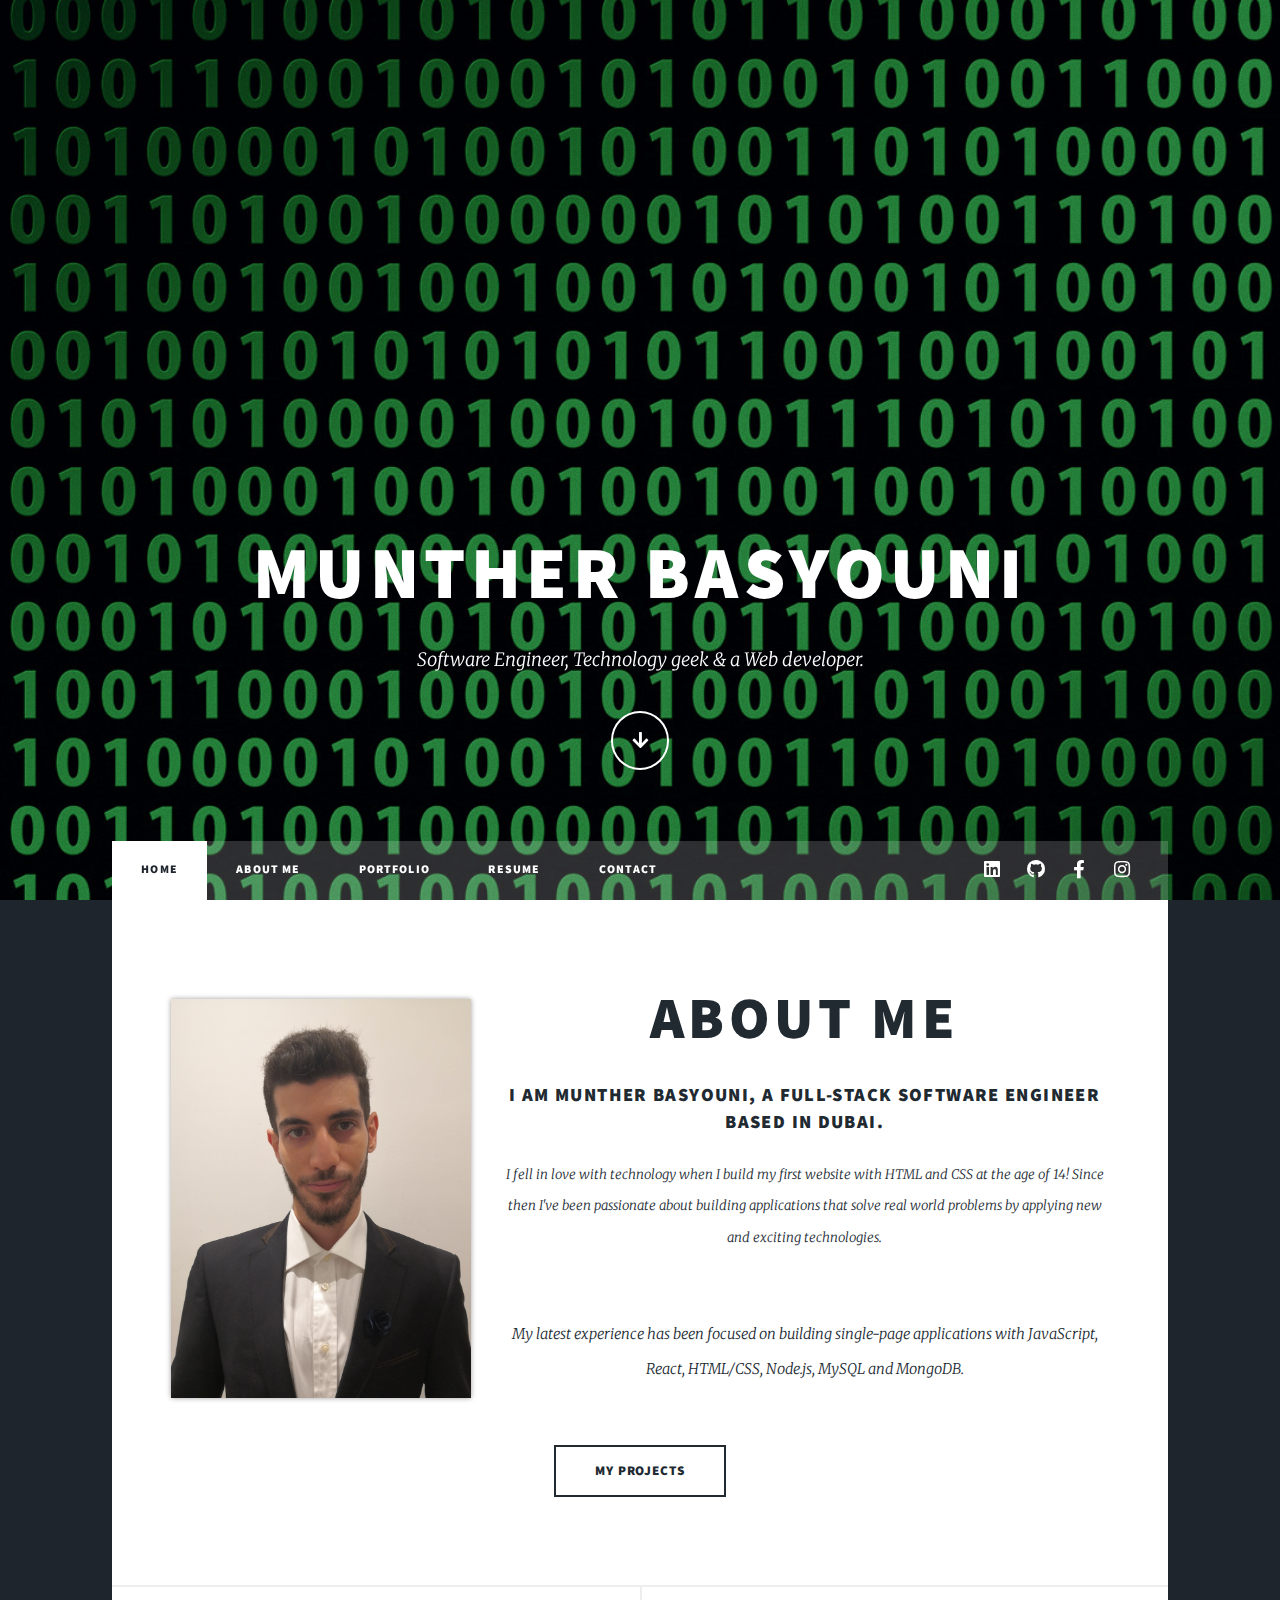
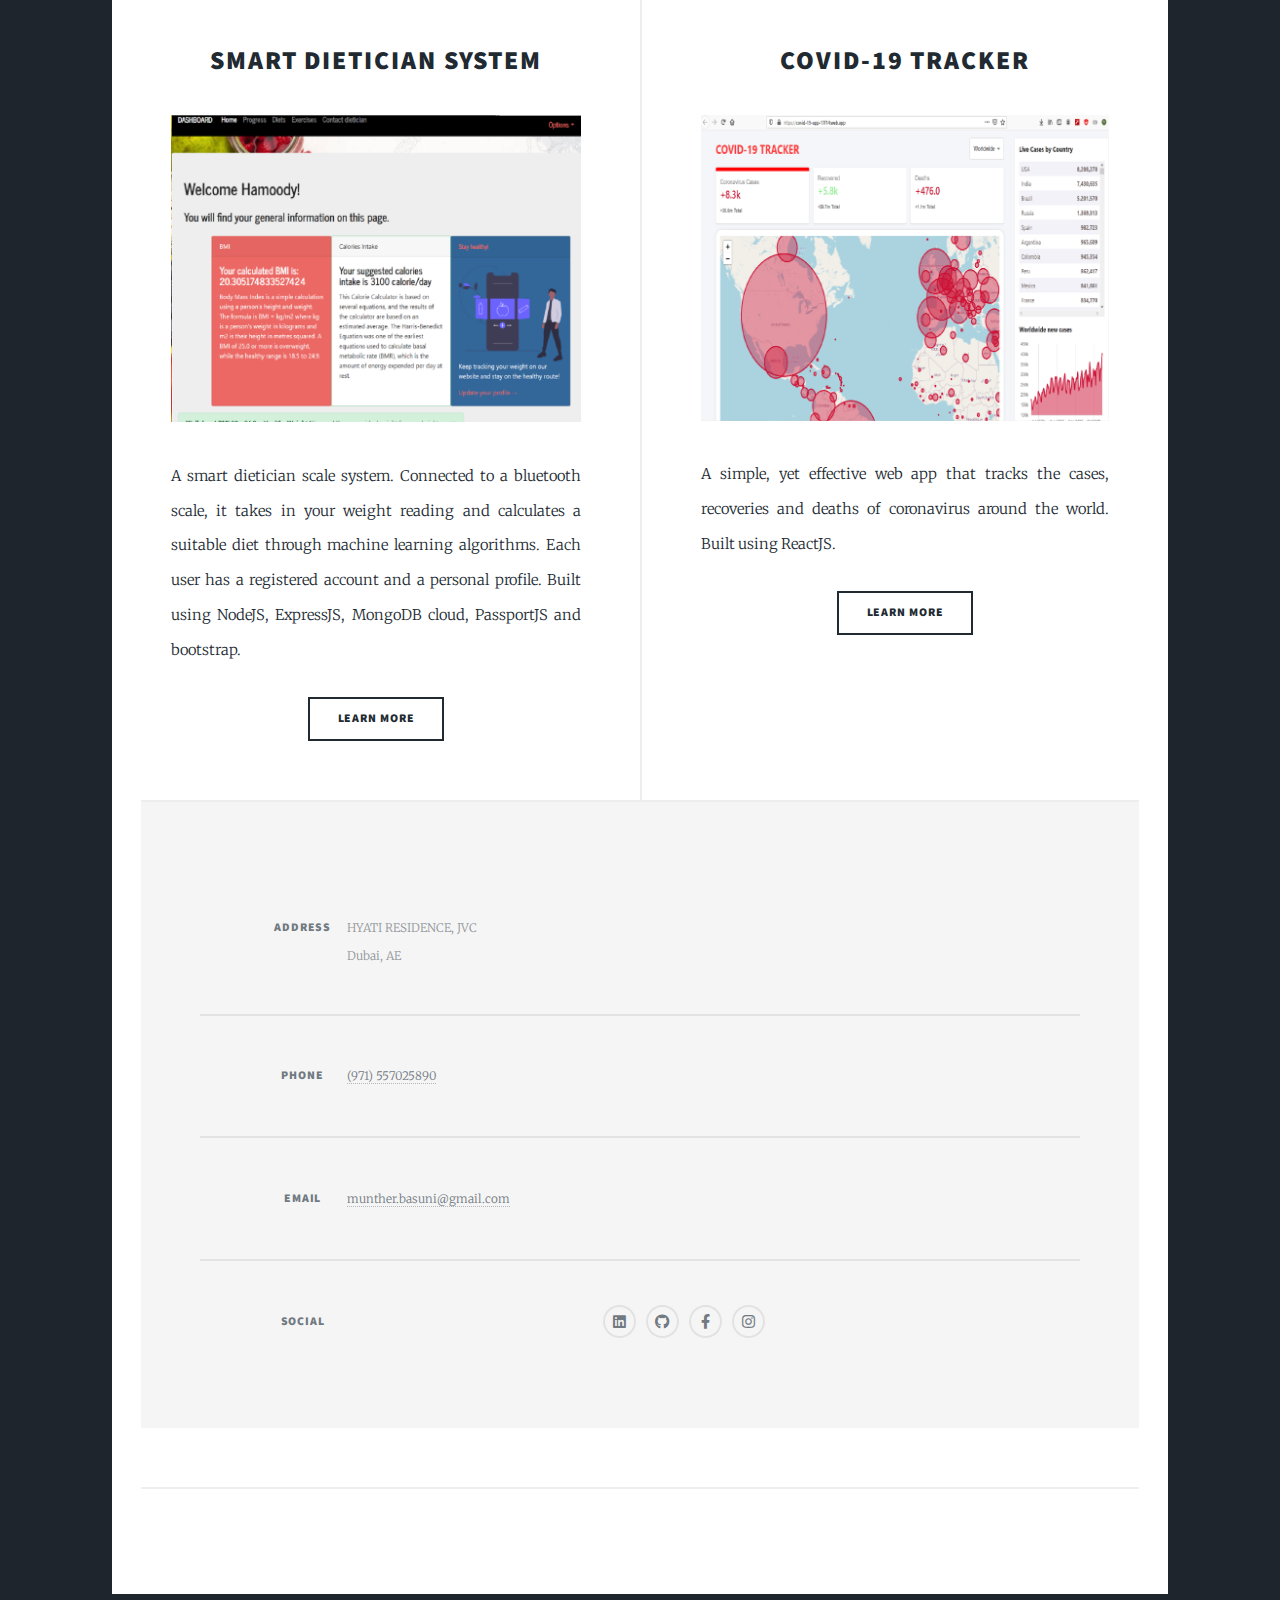
<file: index.html>
<!DOCTYPE HTML>
<!--
	Massively by HTML5 UP
	html5up.net | @ajlkn
	Free for personal and commercial use under the CCA 3.0 license (html5up.net/license)
-->
<html>
	<head>
		
		<title>Munther's Portfolio</title>
		<meta charset="utf-8" />
		<meta name="viewport" content="width=device-width, initial-scale=1, user-scalable=no" />
		<link rel="stylesheet" href="assets/css/main.css" />
		<noscript><link rel="stylesheet" href="assets/css/noscript.css" /></noscript>
	</head>
	<body class="is-preload">

		<!-- Wrapper -->
			<div id="wrapper" class="fade-in">

				<!-- Intro -->
					<div id="intro">
						<h1>MUNTHER BASYOUNI</h1>
						<p>Software Engineer,
							Technology geek & a
							Web developer. </p>
						<ul class="actions">
							<li><a href="#header" class="button icon solid solo fa-arrow-down scrolly">Continue</a></li>
						</ul>
					</div>

				<!-- Header -->
					<header id="header">
						<a href="index.html" class="logo">PORTFOLIO</a>
					</header>

				<!-- Nav -->
					<nav id="nav">
						<ul class="links">
							<li class="active"><a href="index.html">Home</a></li>
							<li class="page-scroll"><a href="#main">ABOUT ME</a></li>
							<li><a href="#projects">PORTFOLIO</a></li>
							<li><a href="https://drive.google.com/file/d/19k9dWw2gz-bKKDPfj95_6jtcRJWVdMWv/view?usp=sharing">RESUME</a></li>
							<li><a href="#footer">CONTACT</a></li>
						</ul>
						<ul class="icons">
							<li><a href="https://www.linkedin.com/in/munther-albasyouni-18b89919b/" class="icon brands fa-linkedin"><span class="label">Twitter</span></a></li>
							<li><a href="https://github.com/muntherb/" class="icon brands fa-github"><span class="label">GitHub</span></a></li>
							<li><a href="https://www.facebook.com/monther.basuni" class="icon brands fa-facebook-f"><span class="label">Facebook</span></a></li>
							<li><a href="https://www.instagram.com/montherbasuni/" class="icon brands fa-instagram"><span class="label">Instagram</span></a></li>
							
						</ul>
					</nav>

				<!-- Main -->
					<div id="main">

						<!-- Featured Post -->
							<article class="post featured">
								<header class="major">
									<a href="#" class="image left"><img src="images/me2.jpg" alt="" /></a>
									<h2><a href="#">ABOUT ME</a></h2>
									
									<h3>I am Munther Basyouni, a full-stack software engineer based in Dubai.</h3> 

									<p>I fell in love with technology when I build my first website with HTML and CSS at the age of 14! Since then I've been passionate about building applications that solve real world problems by applying new and exciting technologies.
										<br></p>
										
									<p>
										<br>
									   My latest experience has been focused on building single-page applications with JavaScript, React, 
										HTML/CSS, Node.js, MySQL and MongoDB.</p>
								</header>
								
								<ul id="projects" class="actions special">
									<li><a href="#project1" class="button large">MY PROJECTS</a></li>
								</ul>
							</article>

						<!-- Posts -->
							<section  class="posts">
								<article>
									<header>
										
										<h2><a id="project1" href="#">SMART DIETICIAN SYSTEM
										</h2>
									</header>
									<a href="diet.html" class="image fit"><img src="images/diet.png" alt="" /></a>
									<p>A smart dietician scale system. Connected to a bluetooth scale, it takes in your weight reading and calculates a suitable diet through machine learning algorithms.
										Each user has a registered account and a personal profile. Built using NodeJS, ExpressJS, MongoDB cloud, PassportJS and bootstrap.
									</p>
									<ul class="actions special">
										<li><a href="diet.html" class="button">LEARN MORE</a></li>
									</ul>
								</article>
								<article>
									<header>
										
										<h2><a href="generic.html"> COVID-19 TRACKER</a></h2>
									</header>
									<a href="#" class="image fit"><img src="images/covid.png" alt="" /></a>
									<p>A simple, yet effective web app that tracks the cases, recoveries and deaths of coronavirus around the world. Built
										using ReactJS.
									</p>
									<ul class="actions special">
										<li><a href="generic.html" class="button">LEARN MORE</a></li>
									</ul>
								</article>
								
							</section>
													
						<!-- Footer -->
							

					

				<!-- Footer -->
					<footer id="footer">
						
						<section class="split contact">
							<section class="alt">
								<h3>Address</h3>
								<p>HYATI RESIDENCE, JVC<br />
								Dubai, AE</p>
							</section>
							<section>
								<h3>Phone</h3>
								<p><a href="#">(971) 557025890</a></p>
							</section>
							<section>
								<h3>Email</h3>
								<p><a href="#">munther.basuni@gmail.com</a></p>
							</section>
							<section>
								<h3>Social</h3>
								<ul  class="icons alt">
									<li><a href="https://www.linkedin.com/in/munther-albasyouni-18b89919b/" class="icon brands fa-linkedin"><span class="label">Twitter</span></a></li>
							<li><a href="https://github.com/muntherb/" class="icon brands fa-github"><span class="label">GitHub</span></a></li>
							<li><a href="https://www.facebook.com/monther.basuni" class="icon brands fa-facebook-f"><span class="label">Facebook</span></a></li>
							<li><a href="https://www.instagram.com/montherbasuni/" class="icon brands fa-instagram"><span class="label">Instagram</span></a></li>
								</ul>
							</section>
						</section>
					</footer>

				<!-- Copyright -->
					<div id="copyright">
						<ul><li>&copy; Untitled</li><li>Design: <a href="https://html5up.net">HTML5 UP</a></li></ul>
					</div>

			</div>

		<!-- Scripts -->
			<script src="assets/js/jquery.min.js"></script>
			<script src="assets/js/jquery.scrollex.min.js"></script>
			<script src="assets/js/jquery.scrolly.min.js"></script>
			<script src="assets/js/browser.min.js"></script>
			<script src="assets/js/breakpoints.min.js"></script>
			<script src="assets/js/util.js"></script>
			<script src="assets/js/main.js"></script>

	</body>
</html>
</file>
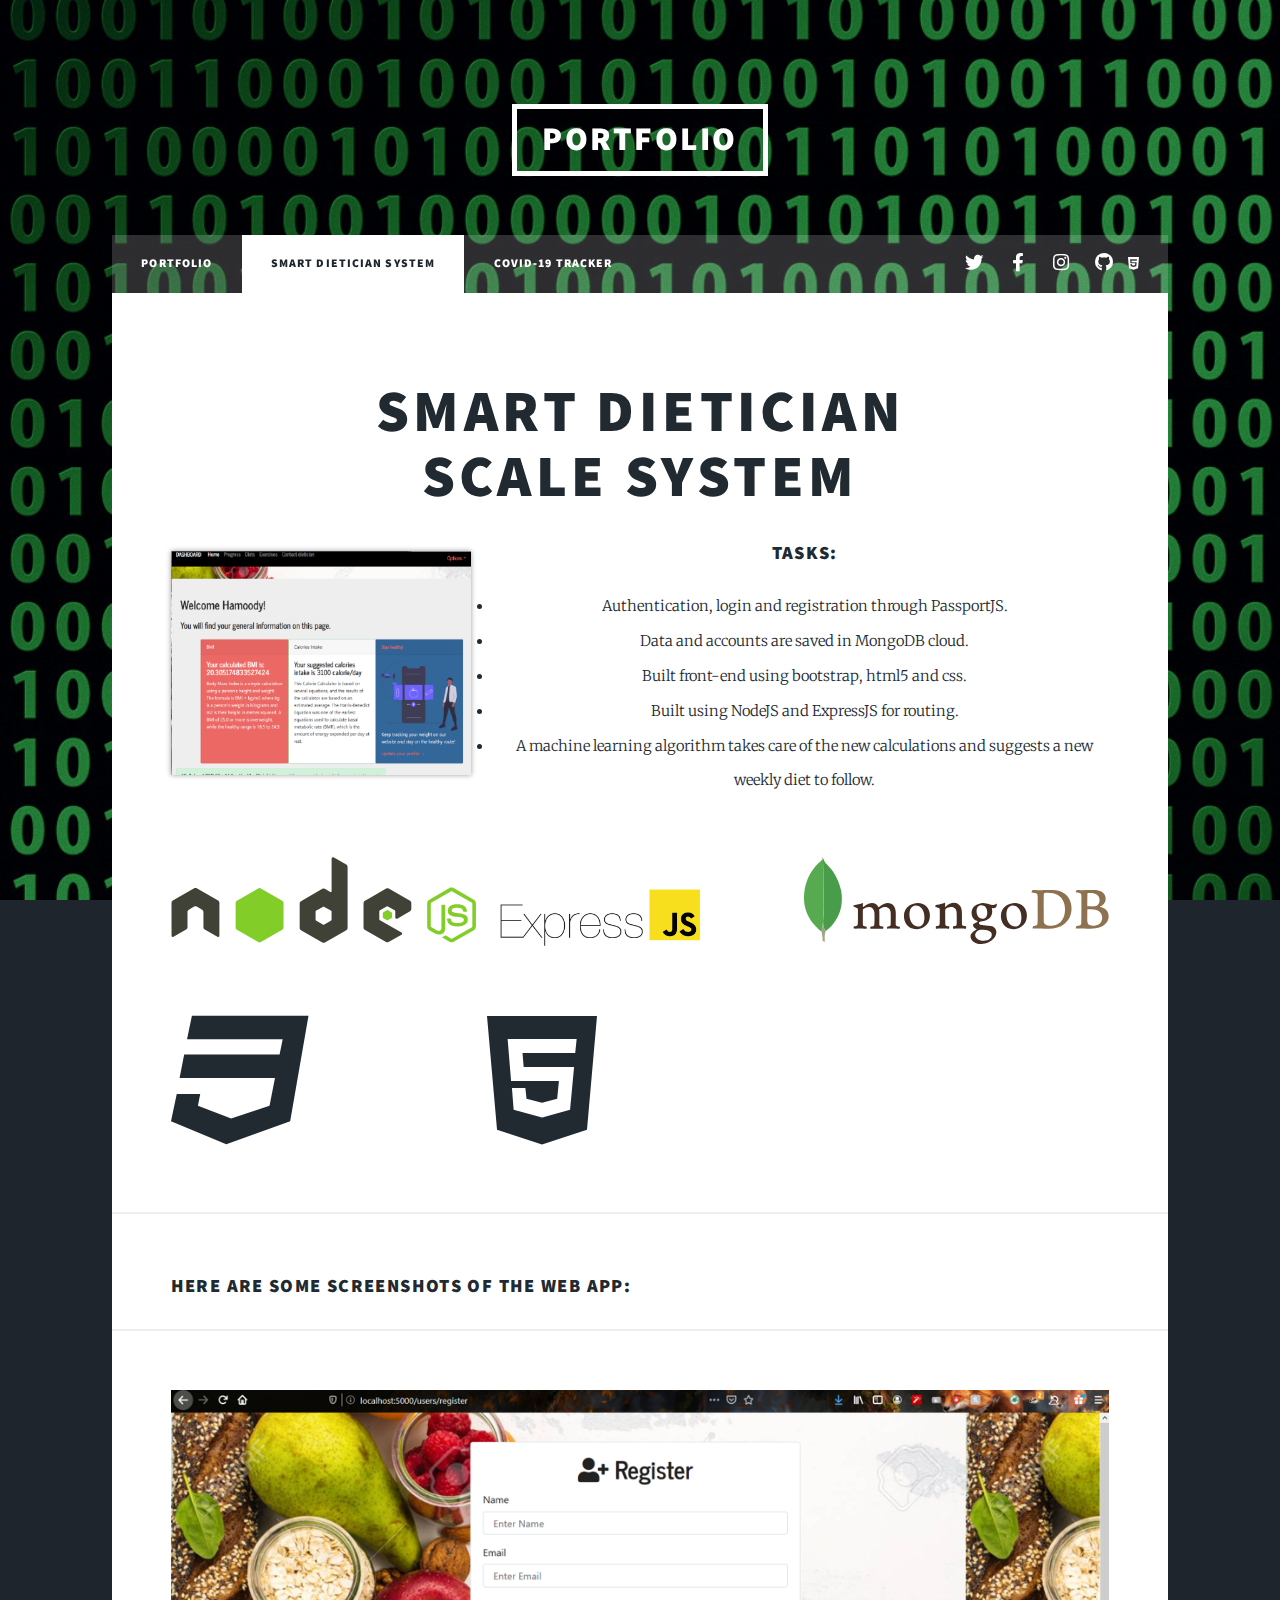
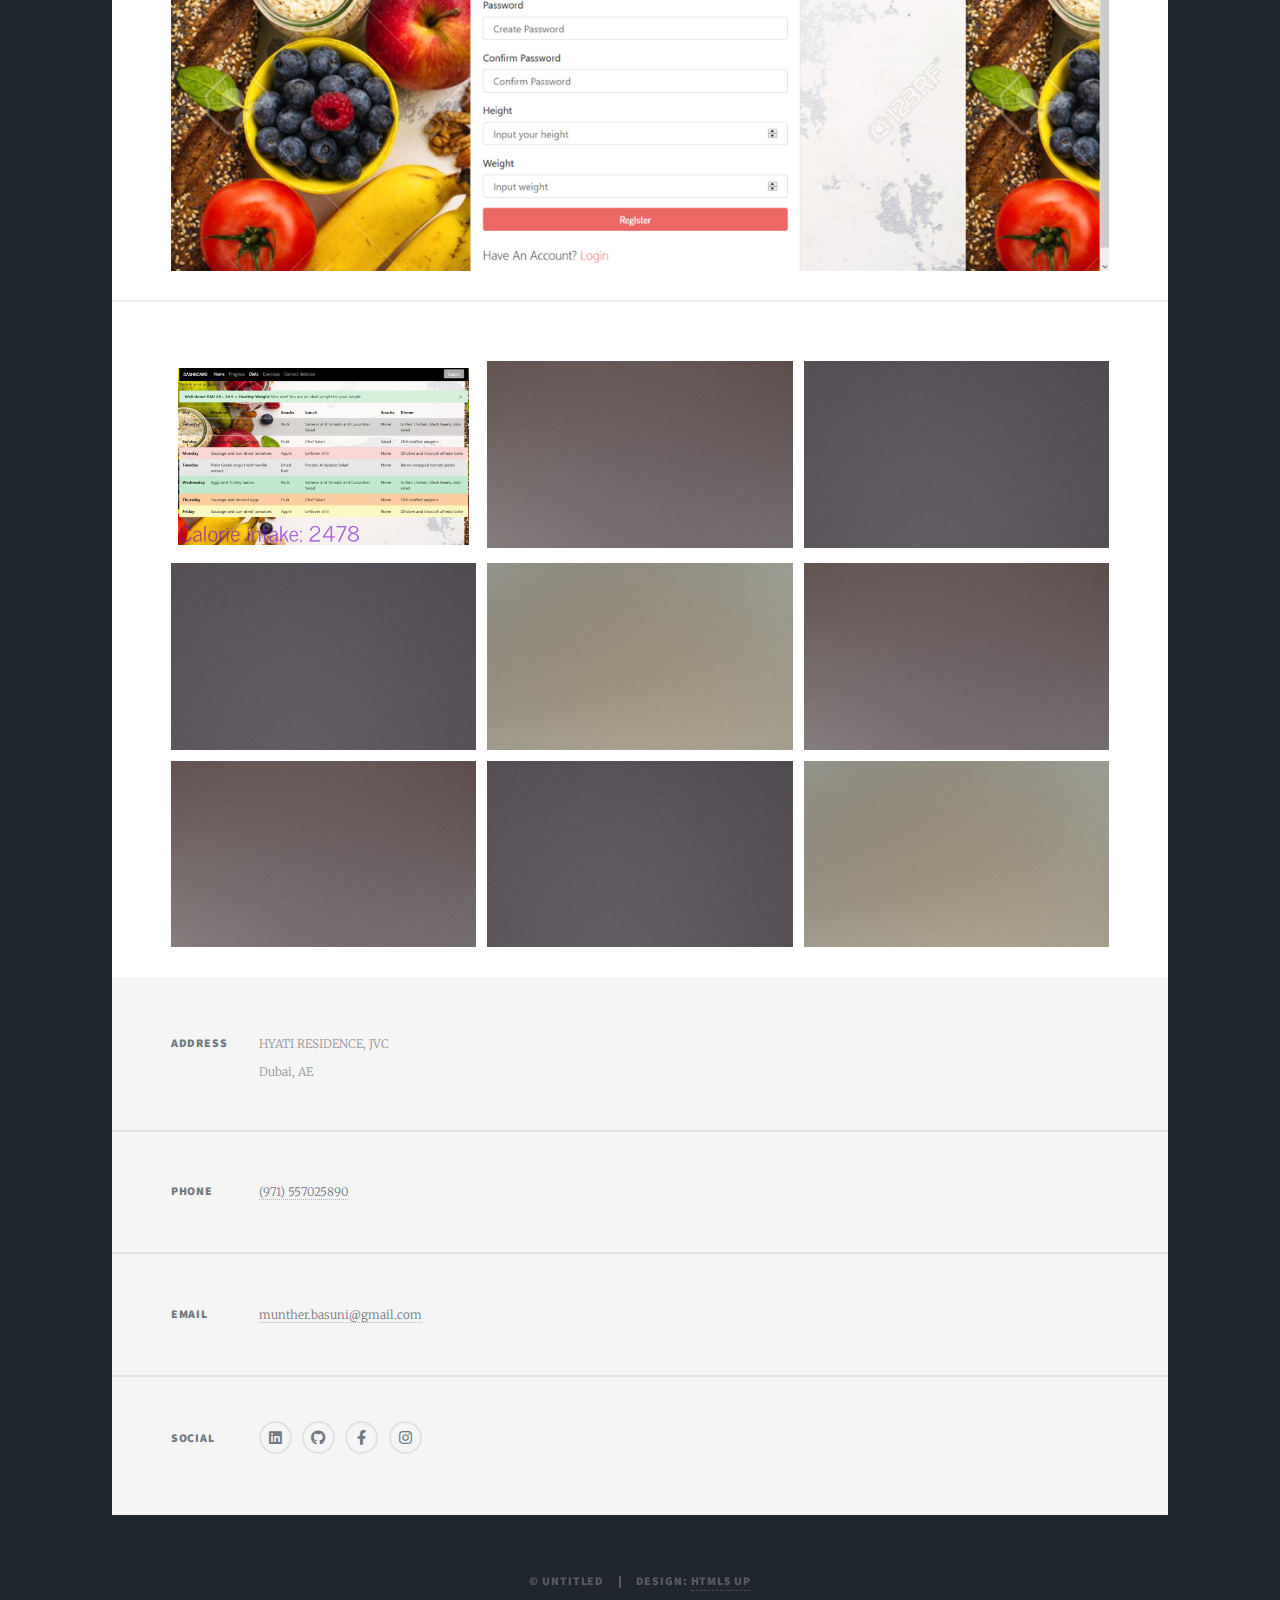
<file: diet.html>
<!DOCTYPE HTML>
<!--
	Massively by HTML5 UP
	html5up.net | @ajlkn
	Free for personal and commercial use under the CCA 3.0 license (html5up.net/license)
-->
<html>
	<head>
		<title>SMART DIETICIAN PROJECT </title>
		<meta charset="utf-8" />
		<meta name="viewport" content="width=device-width, initial-scale=1, user-scalable=no" />
		<link rel="stylesheet" href="assets/css/main.css" />
		<noscript><link rel="stylesheet" href="assets/css/noscript.css" /></noscript>
	</head>
	<body class="is-preload">

		<!-- Wrapper -->
			<div id="wrapper">

				<!-- Header -->
					<header id="header">
						<a href="index.html" class="logo">PORTFOLIO</a>
					</header>

				<!-- Nav -->
					<nav id="nav">
						<ul class="links">
							<li><a href="index.html">PORTFOLIO</a></li>
							<li class="active"><a href="diet.html">SMART DIETICIAN SYSTEM</a></li>
							<li><a href="generic.html">COVID-19 TRACKER</a></li>
						</ul>
						<ul class="icons">
							<li><a href="#" class="icon brands fa-twitter"><span class="label">Twitter</span></a></li>
							<li><a href="#" class="icon brands fa-facebook-f"><span class="label">Facebook</span></a></li>
							<li><a href="#" class="icon brands fa-instagram"><span class="label">Instagram</span></a></li>
							<li><a href="#" class="icon brands fa-github"><span class="label">GitHub</span></a></li><i class="fab fa-html5"></i>
						</ul>
					</nav>

				<!-- Main -->
					<div id="main">

						<!-- Post -->
							<section class="post">
								<header class="major">
									<h1>SMART DIETICIAN<br />
									SCALE SYSTEM</h1>
									<div class="image left"><img src="images/diet.png" alt="" /></div>
									<h3>TASKS:</h3>
											<ul>
												
												<li>Authentication, login and registration through PassportJS.</li>
												<li>Data and accounts are saved in MongoDB cloud.</li>
												<li>Built front-end using bootstrap, html5 and css.</li>
												<li>Built using NodeJS and ExpressJS for routing.</li>
												<li>A machine learning algorithm
													takes care of the new calculations and suggests a new weekly diet to follow.</li>
											</ul>
									
								</header>
								
								
								<div class="row gtr-50 gtr-uniform">
									<div class="col-4"><span class="image fit"><img src="images/nodejs.svg" alt="" /></span></div>
									<div class="col-4"><span class="image fit"><img src="images/express-logo.png" alt="" /></span></div>
									<div class="col-4"><span class="image fit"><img src="images/mongodb.svg" alt="" /></span></div>
									<div class="col-4"><span class="fab fa-css3 fa-10x"></span></div>
									<div class="col-4"><span class="fab fa-html5 fa-10x"></span></div>
									
													
							</section>
							<h3> Here are some screenshots of the web app: </h3>
					<span class="image fit"><img src="images/Picture1.png" alt="" /></span>
					<div class="box alt">
						<div class="row gtr-50 gtr-uniform">
							<div class="col-4"><span class="image fit"><img src="images/Picture2.png" alt="" /></span></div>
							<div class="col-4"><span class="image fit"><img src="images/pic03.jpg" alt="" /></span></div>
							<div class="col-4"><span class="image fit"><img src="images/pic04.jpg" alt="" /></span></div>
							<!-- Break -->
							<div class="col-4"><span class="image fit"><img src="images/pic04.jpg" alt="" /></span></div>
							<div class="col-4"><span class="image fit"><img src="images/pic02.jpg" alt="" /></span></div>
							<div class="col-4"><span class="image fit"><img src="images/pic03.jpg" alt="" /></span></div>
							<!-- Break -->
							<div class="col-4"><span class="image fit"><img src="images/pic03.jpg" alt="" /></span></div>
							<div class="col-4"><span class="image fit"><img src="images/pic04.jpg" alt="" /></span></div>
							<div class="col-4"><span class="image fit"><img src="images/pic02.jpg" alt="" /></span></div>
						</div>
					</div>
				

					</div>
					<!--Images-->
					

				<!-- Footer -->
					<footer id="footer">
						
						<section class="split contact">
							<section class="alt">
								<h3>Address</h3>
								<p>HYATI RESIDENCE, JVC<br />
								Dubai, AE</p>
							</section>
							<section>
								<h3>Phone</h3>
								<p><a href="#">(971) 557025890</a></p>
							</section>
							<section>
								<h3>Email</h3>
								<p><a href="#">munther.basuni@gmail.com</a></p>
							</section>
							<section>
								<h3>Social</h3>
								<ul class="icons alt">
									<li><a href="https://www.linkedin.com/in/munther-albasyouni-18b89919b/" class="icon brands fa-linkedin"><span class="label">Twitter</span></a></li>
							<li><a href="https://github.com/muntherb/" class="icon brands fa-github"><span class="label">GitHub</span></a></li>
							<li><a href="https://www.facebook.com/monther.basuni" class="icon brands fa-facebook-f"><span class="label">Facebook</span></a></li>
							<li><a href="https://www.instagram.com/montherbasuni/" class="icon brands fa-instagram"><span class="label">Instagram</span></a></li>
								</ul>
							</section>
						</section>
					</footer>

				<!-- Copyright -->
					<div id="copyright">
						<ul><li>&copy; Untitled</li><li>Design: <a href="https://html5up.net">HTML5 UP</a></li></ul>
					</div>

			</div>

		<!-- Scripts -->
			<script src="assets/js/jquery.min.js"></script>
			<script src="assets/js/jquery.scrollex.min.js"></script>
			<script src="assets/js/jquery.scrolly.min.js"></script>
			<script src="assets/js/browser.min.js"></script>
			<script src="assets/js/breakpoints.min.js"></script>
			<script src="assets/js/util.js"></script>
			<script src="assets/js/main.js"></script>

	</body>
</html>
</file>
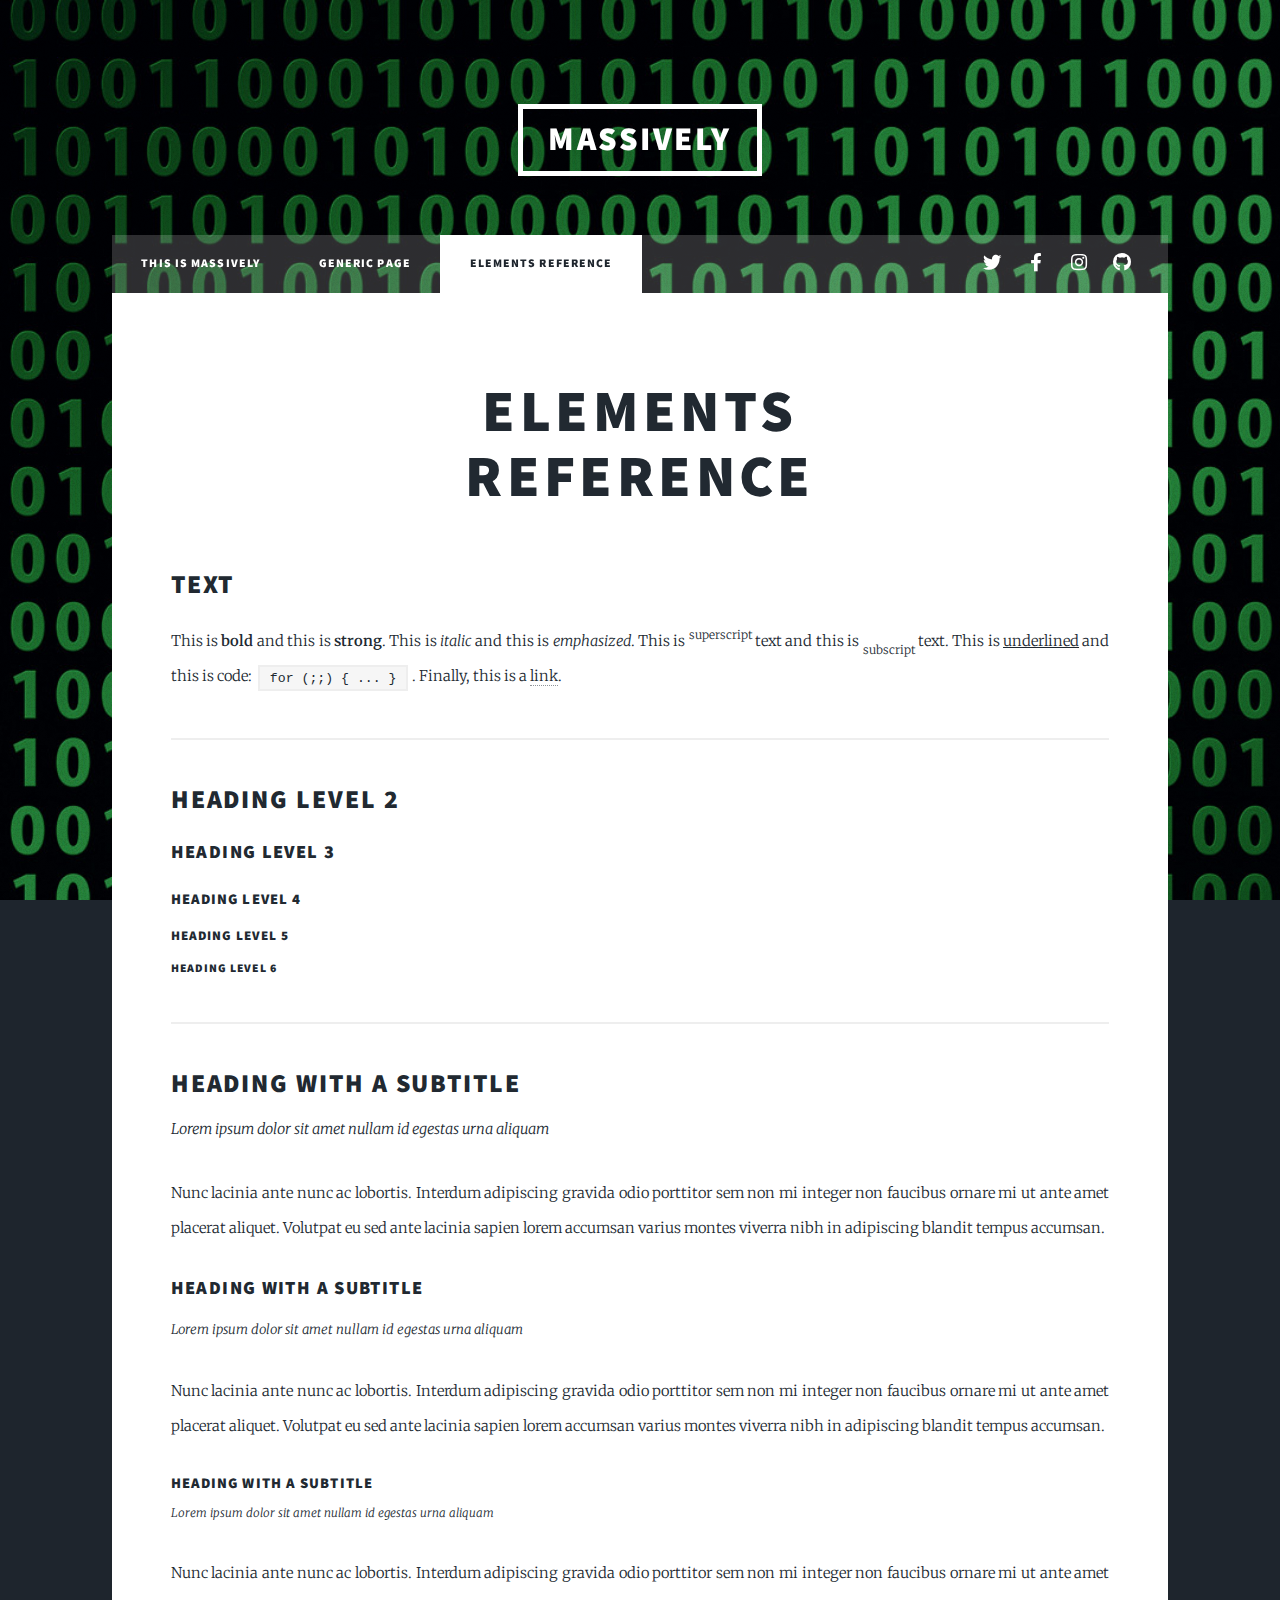
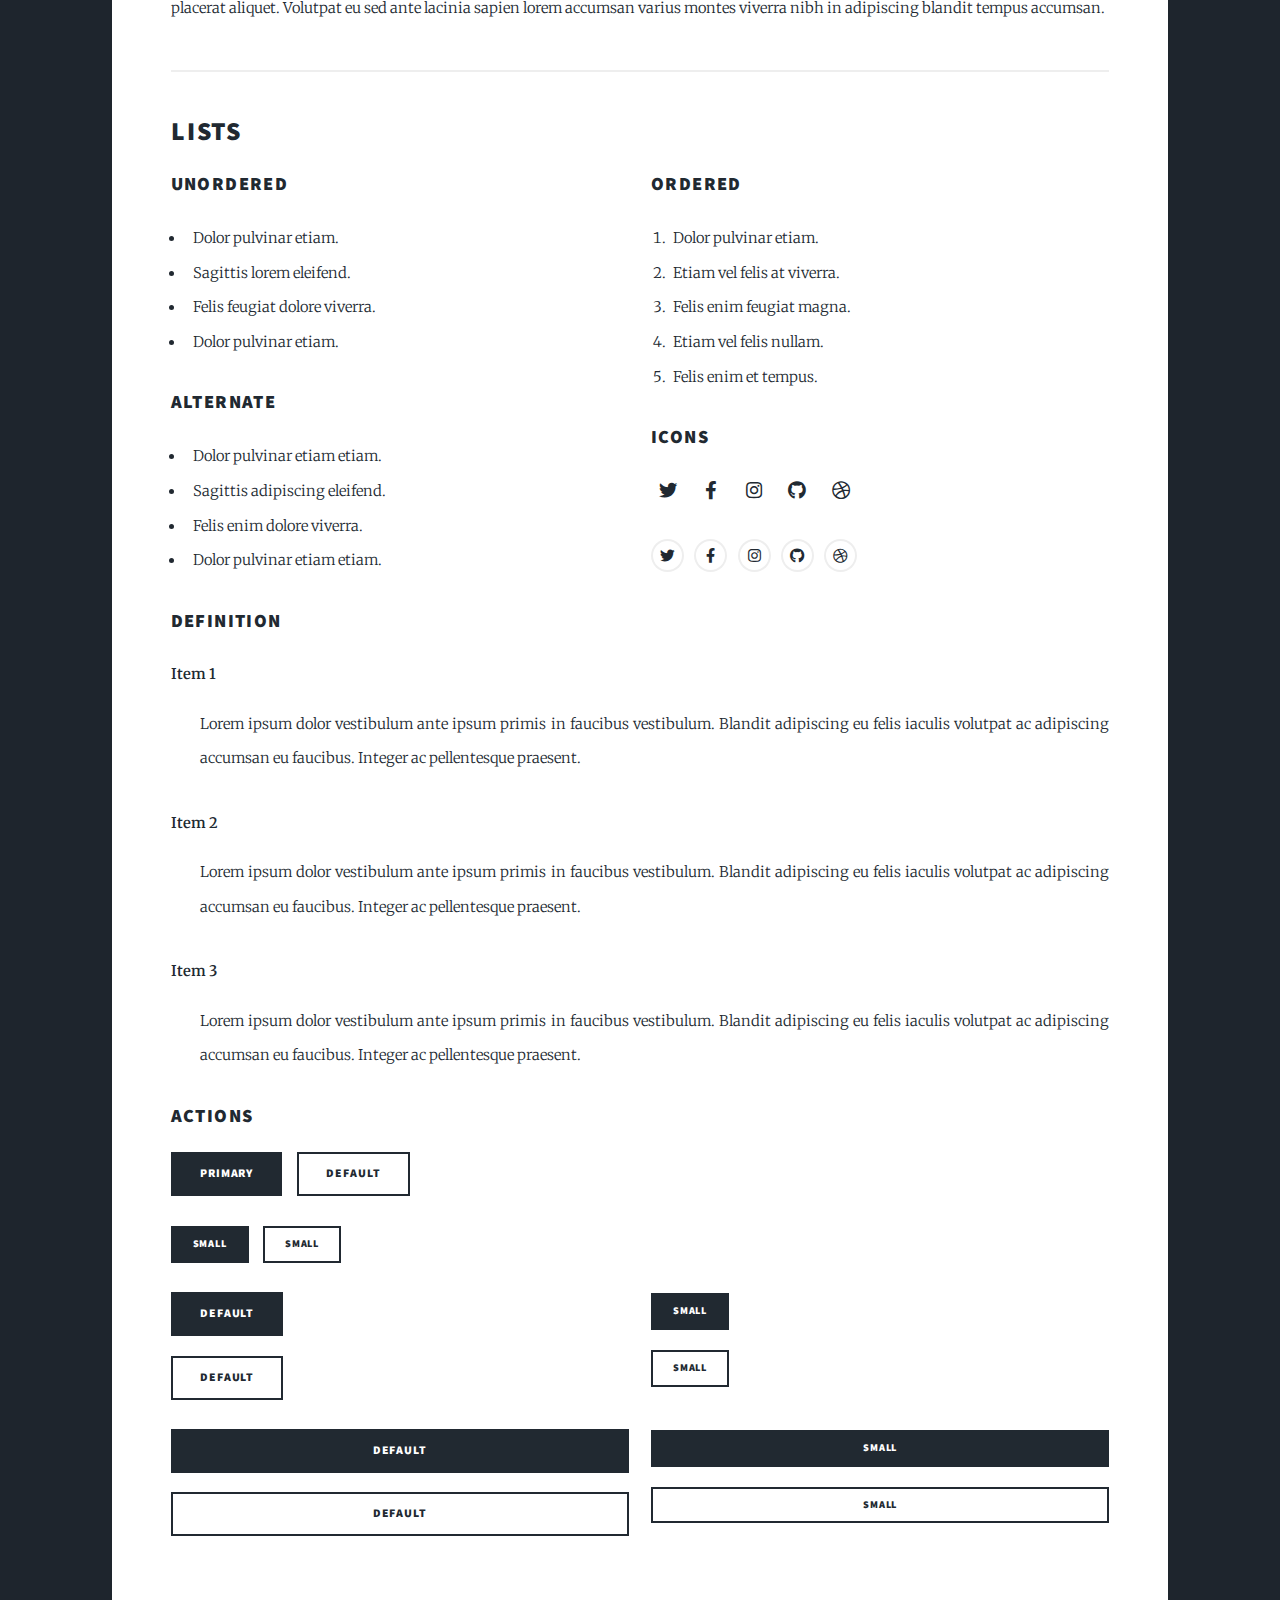
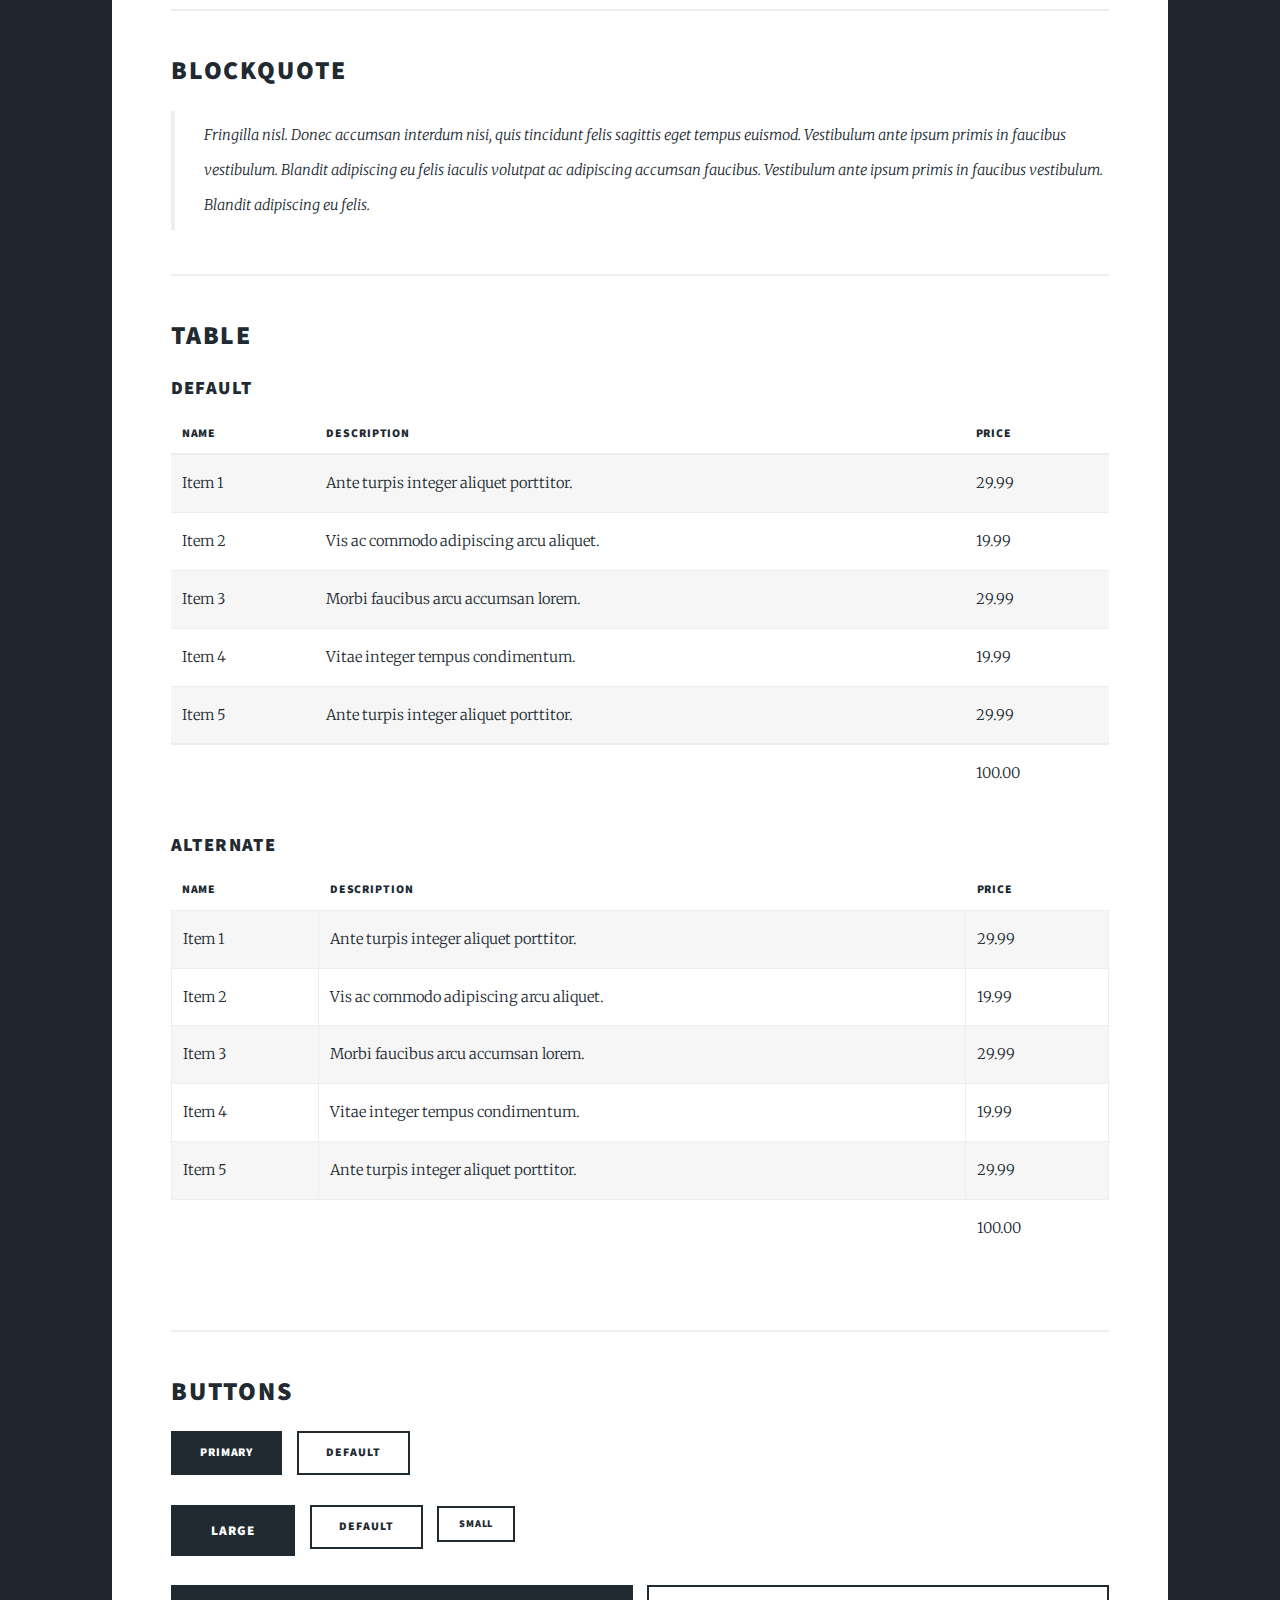
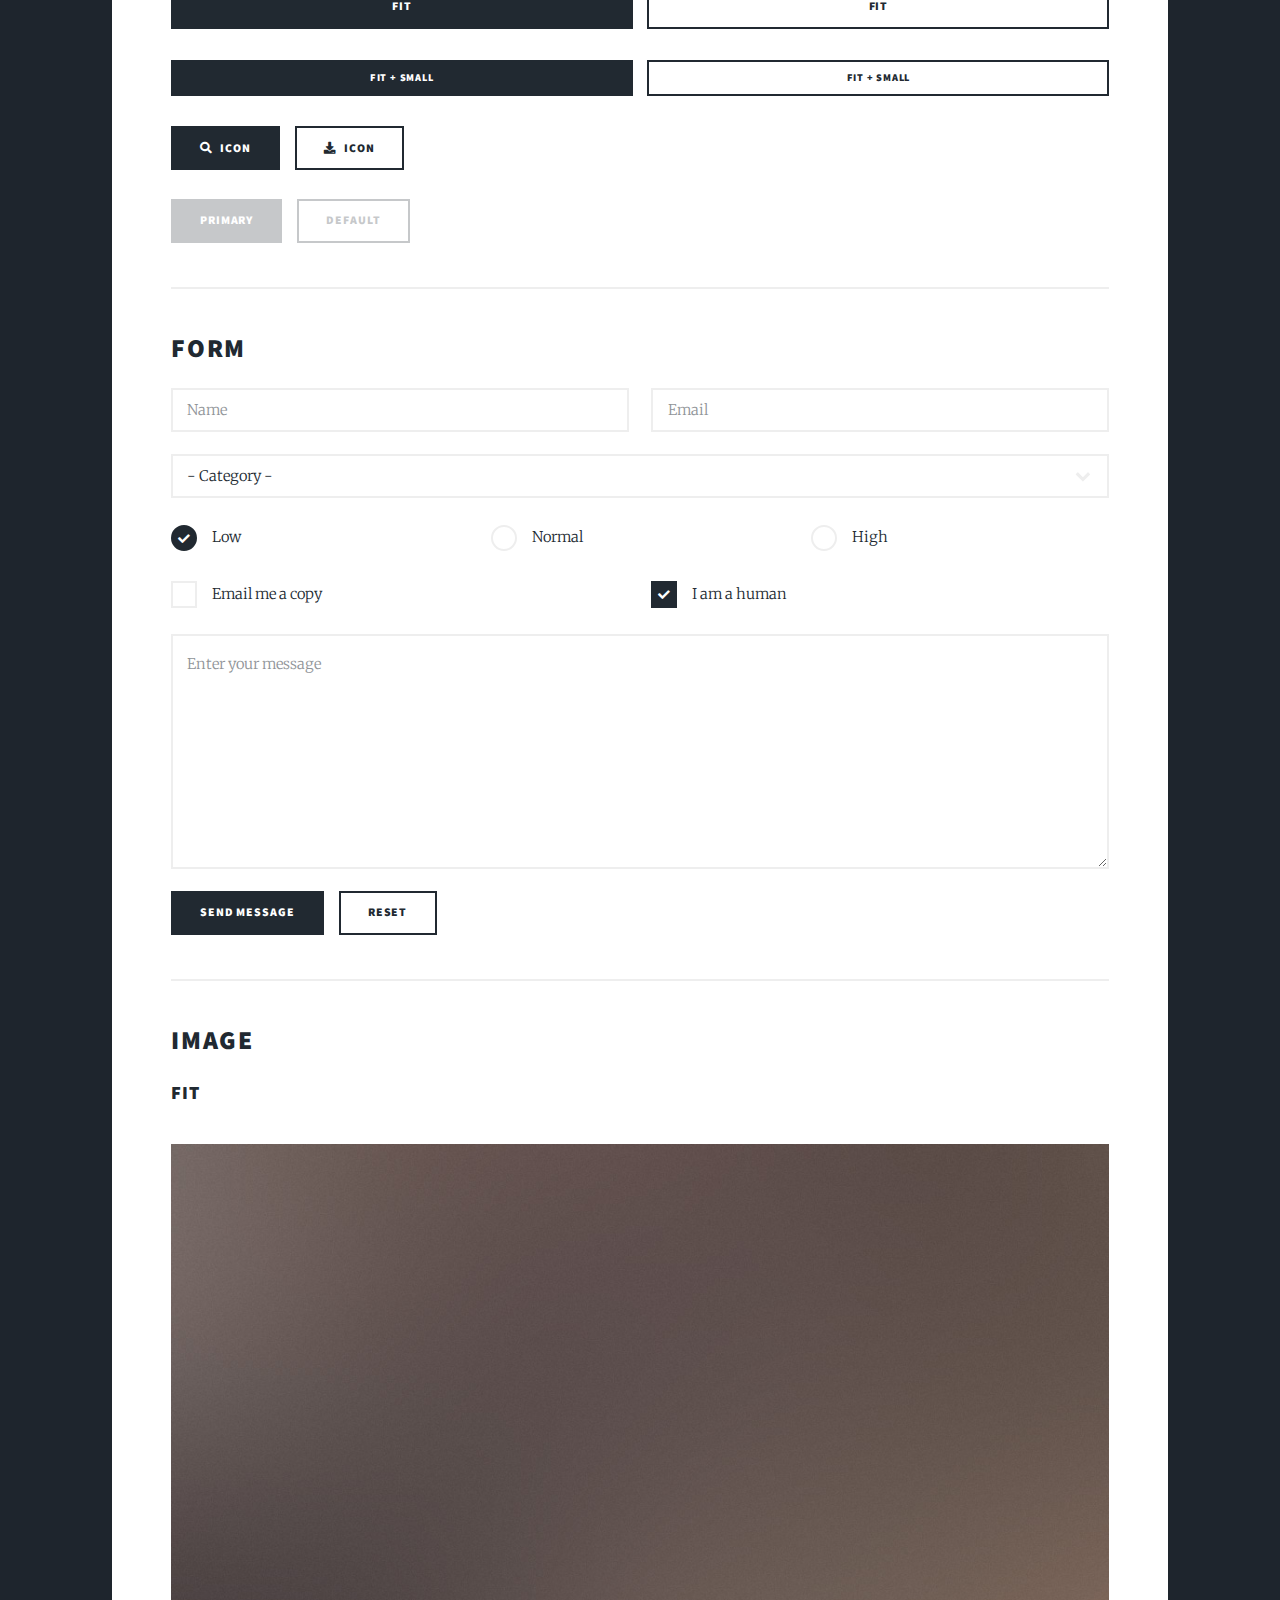
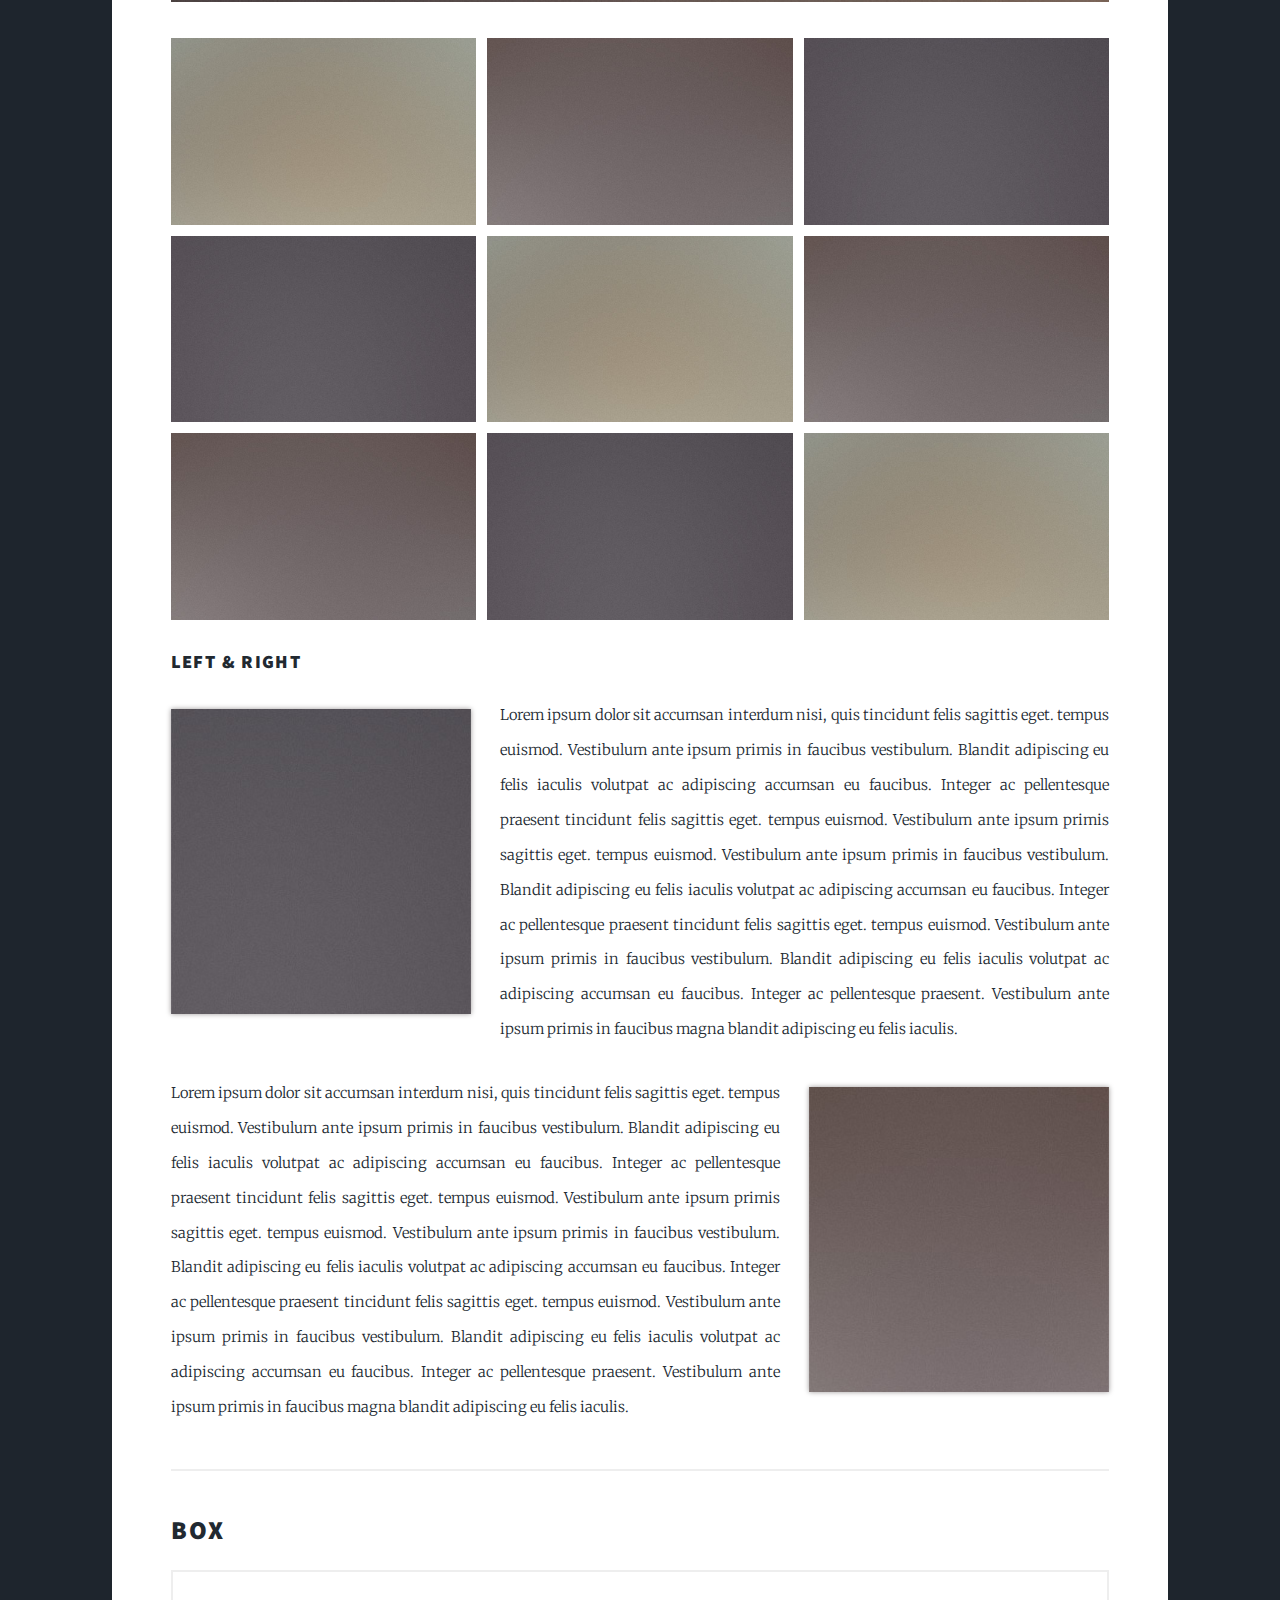
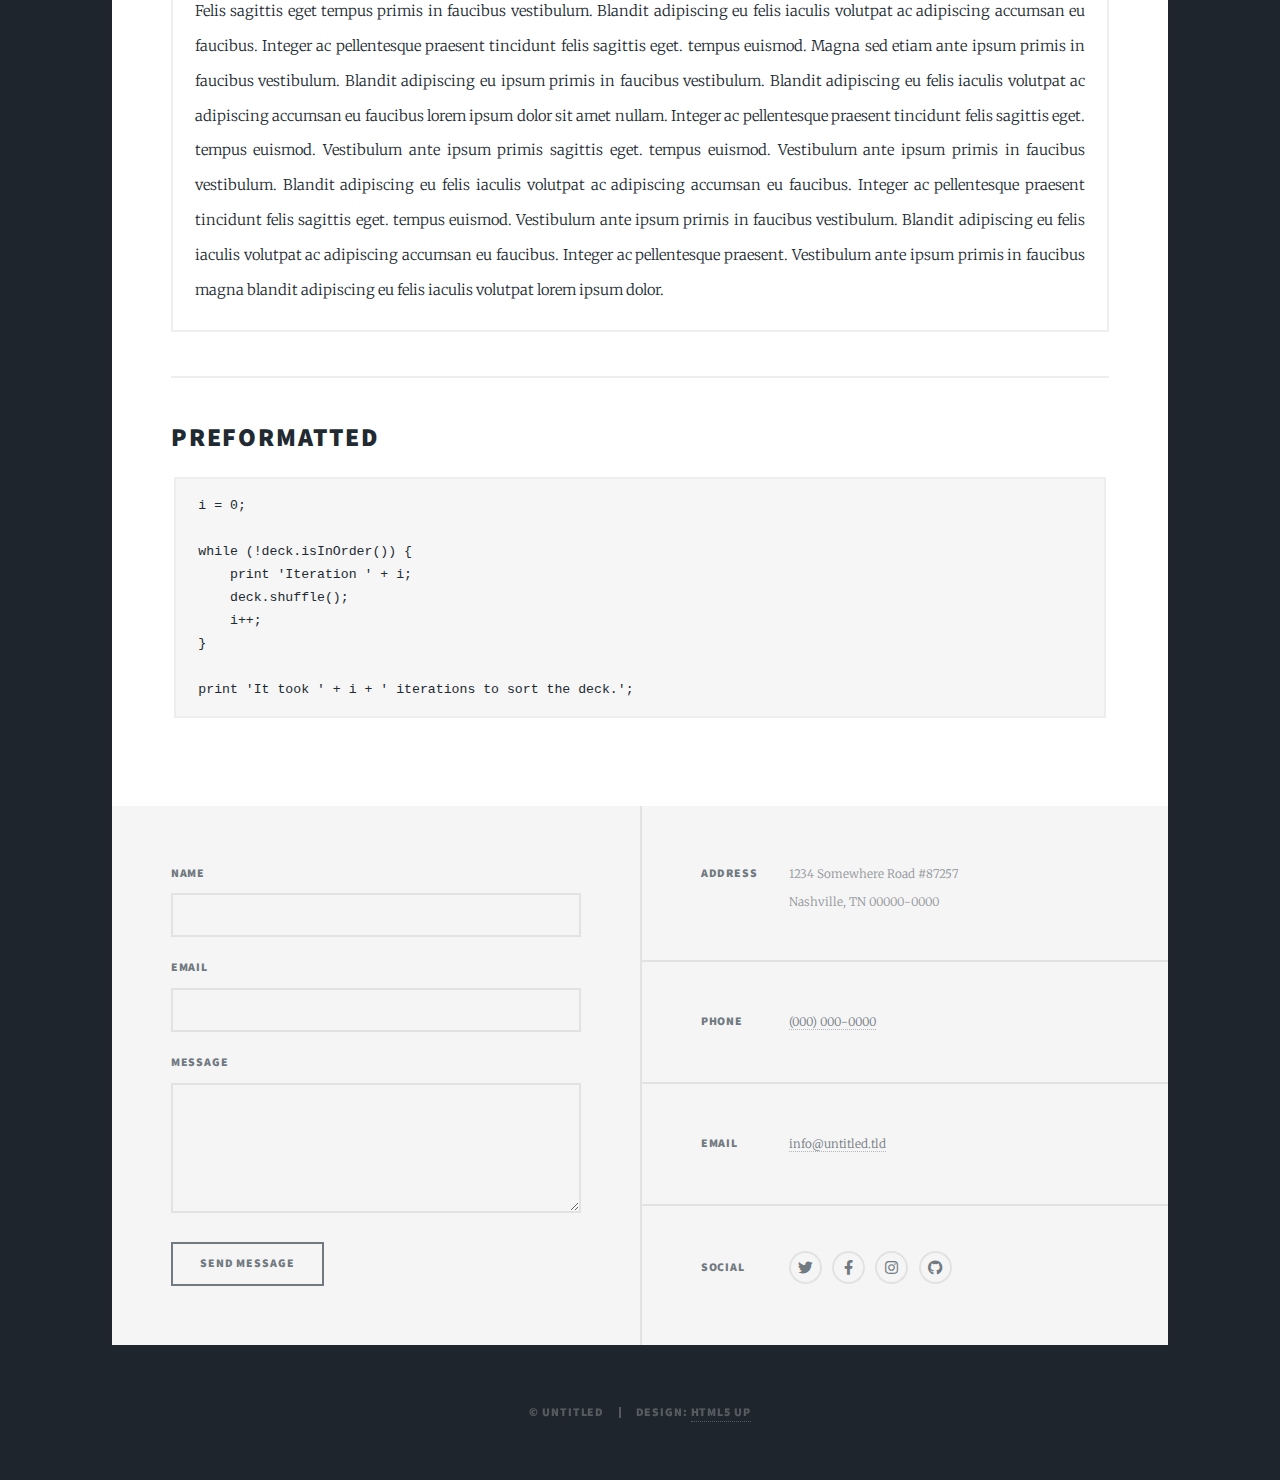
<file: elements.html>
<!DOCTYPE HTML>
<!--
	Massively by HTML5 UP
	html5up.net | @ajlkn
	Free for personal and commercial use under the CCA 3.0 license (html5up.net/license)
-->
<html>
	<head>
		<title>Elements Reference - Massively by HTML5 UP</title>
		<meta charset="utf-8" />
		<meta name="viewport" content="width=device-width, initial-scale=1, user-scalable=no" />
		<link rel="stylesheet" href="assets/css/main.css" />
		<noscript><link rel="stylesheet" href="assets/css/noscript.css" /></noscript>
	</head>
	<body class="is-preload">

		<!-- Wrapper -->
			<div id="wrapper">

				<!-- Header -->
					<header id="header">
						<a href="index.html" class="logo">Massively</a>
					</header>

				<!-- Nav -->
					<nav id="nav">
						<ul class="links">
							<li><a href="index.html">This is Massively</a></li>
							<li><a href="generic.html">Generic Page</a></li>
							<li class="active"><a href="elements.html">Elements Reference</a></li>
						</ul>
						<ul class="icons">
							<li><a href="#" class="icon brands fa-twitter"><span class="label">Twitter</span></a></li>
							<li><a href="#" class="icon brands fa-facebook-f"><span class="label">Facebook</span></a></li>
							<li><a href="#" class="icon brands fa-instagram"><span class="label">Instagram</span></a></li>
							<li><a href="#" class="icon brands fa-github"><span class="label">GitHub</span></a></li>
						</ul>
					</nav>

				<!-- Main -->
					<div id="main">

						<!-- Post -->
							<section class="post">
								<header class="major">
									<h1>Elements<br />
									Reference</h1>
								</header>

								<!-- Text stuff -->
									<h2>Text</h2>
									<p>This is <b>bold</b> and this is <strong>strong</strong>. This is <i>italic</i> and this is <em>emphasized</em>.
									This is <sup>superscript</sup> text and this is <sub>subscript</sub> text.
									This is <u>underlined</u> and this is code: <code>for (;;) { ... }</code>.
									Finally, this is a <a href="#">link</a>.</p>
									<hr />
									<h2>Heading Level 2</h2>
									<h3>Heading Level 3</h3>
									<h4>Heading Level 4</h4>
									<h5>Heading Level 5</h5>
									<h6>Heading Level 6</h6>
									<hr />
									<header>
										<h2>Heading with a Subtitle</h2>
										<p>Lorem ipsum dolor sit amet nullam id egestas urna aliquam</p>
									</header>
									<p>Nunc lacinia ante nunc ac lobortis. Interdum adipiscing gravida odio porttitor sem non mi integer non faucibus ornare mi ut ante amet placerat aliquet. Volutpat eu sed ante lacinia sapien lorem accumsan varius montes viverra nibh in adipiscing blandit tempus accumsan.</p>
									<header>
										<h3>Heading with a Subtitle</h3>
										<p>Lorem ipsum dolor sit amet nullam id egestas urna aliquam</p>
									</header>
									<p>Nunc lacinia ante nunc ac lobortis. Interdum adipiscing gravida odio porttitor sem non mi integer non faucibus ornare mi ut ante amet placerat aliquet. Volutpat eu sed ante lacinia sapien lorem accumsan varius montes viverra nibh in adipiscing blandit tempus accumsan.</p>
									<header>
										<h4>Heading with a Subtitle</h4>
										<p>Lorem ipsum dolor sit amet nullam id egestas urna aliquam</p>
									</header>
									<p>Nunc lacinia ante nunc ac lobortis. Interdum adipiscing gravida odio porttitor sem non mi integer non faucibus ornare mi ut ante amet placerat aliquet. Volutpat eu sed ante lacinia sapien lorem accumsan varius montes viverra nibh in adipiscing blandit tempus accumsan.</p>

									<hr />

								<!-- Lists -->
									<h2>Lists</h2>
									<div class="row">
										<div class="col-6 col-12-small">

											<h3>Unordered</h3>
											<ul>
												<li>Dolor pulvinar etiam.</li>
												<li>Sagittis lorem eleifend.</li>
												<li>Felis feugiat dolore viverra.</li>
												<li>Dolor pulvinar etiam.</li>
											</ul>

											<h3>Alternate</h3>
											<ul class="alt">
												<li>Dolor pulvinar etiam etiam.</li>
												<li>Sagittis adipiscing eleifend.</li>
												<li>Felis enim dolore viverra.</li>
												<li>Dolor pulvinar etiam etiam.</li>
											</ul>

										</div>
										<div class="col-6 col-12-small">

											<h3>Ordered</h3>
											<ol>
												<li>Dolor pulvinar etiam.</li>
												<li>Etiam vel felis at viverra.</li>
												<li>Felis enim feugiat magna.</li>
												<li>Etiam vel felis nullam.</li>
												<li>Felis enim et tempus.</li>
											</ol>

											<h3>Icons</h3>
											<ul class="icons">
												<li><a href="#" class="icon brands fa-twitter"><span class="label">Twitter</span></a></li>
												<li><a href="#" class="icon brands fa-facebook-f"><span class="label">Facebook</span></a></li>
												<li><a href="#" class="icon brands fa-instagram"><span class="label">Instagram</span></a></li>
												<li><a href="#" class="icon brands fa-github"><span class="label">Github</span></a></li>
												<li><a href="#" class="icon brands fa-dribbble"><span class="label">Dribbble</span></a></li>
											</ul>
											<ul class="icons alt">
												<li><a href="#" class="icon brands alt fa-twitter"><span class="label">Twitter</span></a></li>
												<li><a href="#" class="icon brands alt fa-facebook-f"><span class="label">Facebook</span></a></li>
												<li><a href="#" class="icon brands alt fa-instagram"><span class="label">Instagram</span></a></li>
												<li><a href="#" class="icon brands alt fa-github"><span class="label">Github</span></a></li>
												<li><a href="#" class="icon brands alt fa-dribbble"><span class="label">Dribbble</span></a></li>
											</ul>

										</div>
									</div>
									<h3>Definition</h3>
									<dl>
										<dt>Item 1</dt>
										<dd>
											<p>Lorem ipsum dolor vestibulum ante ipsum primis in faucibus vestibulum. Blandit adipiscing eu felis iaculis volutpat ac adipiscing accumsan eu faucibus. Integer ac pellentesque praesent.</p>
										</dd>
										<dt>Item 2</dt>
										<dd>
											<p>Lorem ipsum dolor vestibulum ante ipsum primis in faucibus vestibulum. Blandit adipiscing eu felis iaculis volutpat ac adipiscing accumsan eu faucibus. Integer ac pellentesque praesent.</p>
										</dd>
										<dt>Item 3</dt>
										<dd>
											<p>Lorem ipsum dolor vestibulum ante ipsum primis in faucibus vestibulum. Blandit adipiscing eu felis iaculis volutpat ac adipiscing accumsan eu faucibus. Integer ac pellentesque praesent.</p>
										</dd>
									</dl>

									<h3>Actions</h3>
									<ul class="actions">
										<li><a href="#" class="button primary">Primary</a></li>
										<li><a href="#" class="button">Default</a></li>
									</ul>
									<ul class="actions small">
										<li><a href="#" class="button primary small">Small</a></li>
										<li><a href="#" class="button small">Small</a></li>
									</ul>
									<div class="row">
										<div class="col-6 col-12-small">
											<ul class="actions stacked">
												<li><a href="#" class="button primary">Default</a></li>
												<li><a href="#" class="button">Default</a></li>
											</ul>
										</div>
										<div class="col-6 col-12-small">
											<ul class="actions stacked">
												<li><a href="#" class="button primary small">Small</a></li>
												<li><a href="#" class="button small">Small</a></li>
											</ul>
										</div>
									</div>
									<div class="row">
										<div class="col-6 col-12-small">
											<ul class="actions stacked">
												<li><a href="#" class="button primary fit">Default</a></li>
												<li><a href="#" class="button fit">Default</a></li>
											</ul>
										</div>
										<div class="col-6 col-12-small">
											<ul class="actions stacked">
												<li><a href="#" class="button primary small fit">Small</a></li>
												<li><a href="#" class="button small fit">Small</a></li>
											</ul>
										</div>
									</div>

									<hr />

								<!-- Blockquote -->
									<h2>Blockquote</h2>
									<blockquote>Fringilla nisl. Donec accumsan interdum nisi, quis tincidunt felis sagittis eget tempus euismod. Vestibulum ante ipsum primis in faucibus vestibulum. Blandit adipiscing eu felis iaculis volutpat ac adipiscing accumsan faucibus. Vestibulum ante ipsum primis in faucibus vestibulum. Blandit adipiscing eu felis.</blockquote>

									<hr />

								<!-- Table -->
									<h2>Table</h2>

									<h3>Default</h3>
									<div class="table-wrapper">
										<table>
											<thead>
												<tr>
													<th>Name</th>
													<th>Description</th>
													<th>Price</th>
												</tr>
											</thead>
											<tbody>
												<tr>
													<td>Item 1</td>
													<td>Ante turpis integer aliquet porttitor.</td>
													<td>29.99</td>
												</tr>
												<tr>
													<td>Item 2</td>
													<td>Vis ac commodo adipiscing arcu aliquet.</td>
													<td>19.99</td>
												</tr>
												<tr>
													<td>Item 3</td>
													<td> Morbi faucibus arcu accumsan lorem.</td>
													<td>29.99</td>
												</tr>
												<tr>
													<td>Item 4</td>
													<td>Vitae integer tempus condimentum.</td>
													<td>19.99</td>
												</tr>
												<tr>
													<td>Item 5</td>
													<td>Ante turpis integer aliquet porttitor.</td>
													<td>29.99</td>
												</tr>
											</tbody>
											<tfoot>
												<tr>
													<td colspan="2"></td>
													<td>100.00</td>
												</tr>
											</tfoot>
										</table>
									</div>

									<h3>Alternate</h3>
									<div class="table-wrapper">
										<table class="alt">
											<thead>
												<tr>
													<th>Name</th>
													<th>Description</th>
													<th>Price</th>
												</tr>
											</thead>
											<tbody>
												<tr>
													<td>Item 1</td>
													<td>Ante turpis integer aliquet porttitor.</td>
													<td>29.99</td>
												</tr>
												<tr>
													<td>Item 2</td>
													<td>Vis ac commodo adipiscing arcu aliquet.</td>
													<td>19.99</td>
												</tr>
												<tr>
													<td>Item 3</td>
													<td> Morbi faucibus arcu accumsan lorem.</td>
													<td>29.99</td>
												</tr>
												<tr>
													<td>Item 4</td>
													<td>Vitae integer tempus condimentum.</td>
													<td>19.99</td>
												</tr>
												<tr>
													<td>Item 5</td>
													<td>Ante turpis integer aliquet porttitor.</td>
													<td>29.99</td>
												</tr>
											</tbody>
											<tfoot>
												<tr>
													<td colspan="2"></td>
													<td>100.00</td>
												</tr>
											</tfoot>
										</table>
									</div>

									<hr />

								<!-- Buttons -->
									<h2>Buttons</h2>
									<ul class="actions">
										<li><a href="#" class="button primary">Primary</a></li>
										<li><a href="#" class="button">Default</a></li>
									</ul>
									<ul class="actions">
										<li><a href="#" class="button primary large">Large</a></li>
										<li><a href="#" class="button">Default</a></li>
										<li><a href="#" class="button small">Small</a></li>
									</ul>
									<ul class="actions fit">
										<li><a href="#" class="button primary fit">Fit</a></li>
										<li><a href="#" class="button fit">Fit</a></li>
									</ul>
									<ul class="actions fit small">
										<li><a href="#" class="button primary fit small">Fit + Small</a></li>
										<li><a href="#" class="button fit small">Fit + Small</a></li>
									</ul>
									<ul class="actions">
										<li><a href="#" class="button primary icon solid fa-search">Icon</a></li>
										<li><a href="#" class="button icon solid fa-download">Icon</a></li>
									</ul>
									<ul class="actions">
										<li><span class="button primary disabled">Primary</span></li>
										<li><span class="button disabled">Default</span></li>
									</ul>

									<hr />

								<!-- Form -->
									<h2>Form</h2>

									<form method="post" action="#">
										<div class="row gtr-uniform">
											<div class="col-6 col-12-xsmall">
												<input type="text" name="demo-name" id="demo-name" value="" placeholder="Name" />
											</div>
											<div class="col-6 col-12-xsmall">
												<input type="email" name="demo-email" id="demo-email" value="" placeholder="Email" />
											</div>
											<!-- Break -->
											<div class="col-12">
												<select name="demo-category" id="demo-category">
													<option value="">- Category -</option>
													<option value="1">Manufacturing</option>
													<option value="1">Shipping</option>
													<option value="1">Administration</option>
													<option value="1">Human Resources</option>
												</select>
											</div>
											<!-- Break -->
											<div class="col-4 col-12-small">
												<input type="radio" id="demo-priority-low" name="demo-priority" checked>
												<label for="demo-priority-low">Low</label>
											</div>
											<div class="col-4 col-12-small">
												<input type="radio" id="demo-priority-normal" name="demo-priority">
												<label for="demo-priority-normal">Normal</label>
											</div>
											<div class="col-4 col-12-small">
												<input type="radio" id="demo-priority-high" name="demo-priority">
												<label for="demo-priority-high">High</label>
											</div>
											<!-- Break -->
											<div class="col-6 col-12-small">
												<input type="checkbox" id="demo-copy" name="demo-copy">
												<label for="demo-copy">Email me a copy</label>
											</div>
											<div class="col-6 col-12-small">
												<input type="checkbox" id="demo-human" name="demo-human" checked>
												<label for="demo-human">I am a human</label>
											</div>
											<!-- Break -->
											<div class="col-12">
												<textarea name="demo-message" id="demo-message" placeholder="Enter your message" rows="6"></textarea>
											</div>
											<!-- Break -->
											<div class="col-12">
												<ul class="actions">
													<li><input type="submit" value="Send Message" class="primary" /></li>
													<li><input type="reset" value="Reset" /></li>
												</ul>
											</div>
										</div>
									</form>

									<hr />

								<!-- Image -->
									<h2>Image</h2>

									<h3>Fit</h3>
									<span class="image fit"><img src="images/pic01.jpg" alt="" /></span>
									<div class="box alt">
										<div class="row gtr-50 gtr-uniform">
											<div class="col-4"><span class="image fit"><img src="images/pic02.jpg" alt="" /></span></div>
											<div class="col-4"><span class="image fit"><img src="images/pic03.jpg" alt="" /></span></div>
											<div class="col-4"><span class="image fit"><img src="images/pic04.jpg" alt="" /></span></div>
											<!-- Break -->
											<div class="col-4"><span class="image fit"><img src="images/pic04.jpg" alt="" /></span></div>
											<div class="col-4"><span class="image fit"><img src="images/pic02.jpg" alt="" /></span></div>
											<div class="col-4"><span class="image fit"><img src="images/pic03.jpg" alt="" /></span></div>
											<!-- Break -->
											<div class="col-4"><span class="image fit"><img src="images/pic03.jpg" alt="" /></span></div>
											<div class="col-4"><span class="image fit"><img src="images/pic04.jpg" alt="" /></span></div>
											<div class="col-4"><span class="image fit"><img src="images/pic02.jpg" alt="" /></span></div>
										</div>
									</div>

									<h3>Left &amp; Right</h3>
									<p><span class="image left"><img src="images/pic08.jpg" alt="" /></span>Lorem ipsum dolor sit accumsan interdum nisi, quis tincidunt felis sagittis eget. tempus euismod. Vestibulum ante ipsum primis in faucibus vestibulum. Blandit adipiscing eu felis iaculis volutpat ac adipiscing accumsan eu faucibus. Integer ac pellentesque praesent tincidunt felis sagittis eget. tempus euismod. Vestibulum ante ipsum primis sagittis eget. tempus euismod. Vestibulum ante ipsum primis in faucibus vestibulum. Blandit adipiscing eu felis iaculis volutpat ac adipiscing accumsan eu faucibus. Integer ac pellentesque praesent tincidunt felis sagittis eget. tempus euismod. Vestibulum ante ipsum primis in faucibus vestibulum. Blandit adipiscing eu felis iaculis volutpat ac adipiscing accumsan eu faucibus. Integer ac pellentesque praesent. Vestibulum ante ipsum primis in faucibus magna blandit adipiscing eu felis iaculis.</p>
									<p><span class="image right"><img src="images/pic09.jpg" alt="" /></span>Lorem ipsum dolor sit accumsan interdum nisi, quis tincidunt felis sagittis eget. tempus euismod. Vestibulum ante ipsum primis in faucibus vestibulum. Blandit adipiscing eu felis iaculis volutpat ac adipiscing accumsan eu faucibus. Integer ac pellentesque praesent tincidunt felis sagittis eget. tempus euismod. Vestibulum ante ipsum primis sagittis eget. tempus euismod. Vestibulum ante ipsum primis in faucibus vestibulum. Blandit adipiscing eu felis iaculis volutpat ac adipiscing accumsan eu faucibus. Integer ac pellentesque praesent tincidunt felis sagittis eget. tempus euismod. Vestibulum ante ipsum primis in faucibus vestibulum. Blandit adipiscing eu felis iaculis volutpat ac adipiscing accumsan eu faucibus. Integer ac pellentesque praesent. Vestibulum ante ipsum primis in faucibus magna blandit adipiscing eu felis iaculis.</p>

									<hr />

								<!-- Box -->
									<h2>Box</h2>
									<div class="box">
										<p>Felis sagittis eget tempus primis in faucibus vestibulum. Blandit adipiscing eu felis iaculis volutpat ac adipiscing accumsan eu faucibus. Integer ac pellentesque praesent tincidunt felis sagittis eget. tempus euismod. Magna sed etiam ante ipsum primis in faucibus vestibulum. Blandit adipiscing eu ipsum primis in faucibus vestibulum. Blandit adipiscing eu felis iaculis volutpat ac adipiscing accumsan eu faucibus lorem ipsum dolor sit amet nullam. Integer ac pellentesque praesent tincidunt felis sagittis eget. tempus euismod. Vestibulum ante ipsum primis sagittis eget. tempus euismod. Vestibulum ante ipsum primis in faucibus vestibulum. Blandit adipiscing eu felis iaculis volutpat ac adipiscing accumsan eu faucibus. Integer ac pellentesque praesent tincidunt felis sagittis eget. tempus euismod. Vestibulum ante ipsum primis in faucibus vestibulum. Blandit adipiscing eu felis iaculis volutpat ac adipiscing accumsan eu faucibus. Integer ac pellentesque praesent. Vestibulum ante ipsum primis in faucibus magna blandit adipiscing eu felis iaculis volutpat lorem ipsum dolor.</p>
									</div>

									<hr />

								<!-- Preformatted Code -->
									<h2>Preformatted</h2>
									<pre><code>i = 0;

while (!deck.isInOrder()) {
    print 'Iteration ' + i;
    deck.shuffle();
    i++;
}

print 'It took ' + i + ' iterations to sort the deck.';
</code></pre>

							</section>

					</div>

				<!-- Footer -->
					<footer id="footer">
						<section>
							<form method="post" action="#">
								<div class="fields">
									<div class="field">
										<label for="name">Name</label>
										<input type="text" name="name" id="name" />
									</div>
									<div class="field">
										<label for="email">Email</label>
										<input type="text" name="email" id="email" />
									</div>
									<div class="field">
										<label for="message">Message</label>
										<textarea name="message" id="message" rows="3"></textarea>
									</div>
								</div>
								<ul class="actions">
									<li><input type="submit" value="Send Message" /></li>
								</ul>
							</form>
						</section>
						<section class="split contact">
							<section class="alt">
								<h3>Address</h3>
								<p>1234 Somewhere Road #87257<br />
								Nashville, TN 00000-0000</p>
							</section>
							<section>
								<h3>Phone</h3>
								<p><a href="#">(000) 000-0000</a></p>
							</section>
							<section>
								<h3>Email</h3>
								<p><a href="#">info@untitled.tld</a></p>
							</section>
							<section>
								<h3>Social</h3>
								<ul class="icons alt">
									<li><a href="#" class="icon brands alt fa-twitter"><span class="label">Twitter</span></a></li>
									<li><a href="#" class="icon brands alt fa-facebook-f"><span class="label">Facebook</span></a></li>
									<li><a href="#" class="icon brands alt fa-instagram"><span class="label">Instagram</span></a></li>
									<li><a href="#" class="icon brands alt fa-github"><span class="label">GitHub</span></a></li>
								</ul>
							</section>
						</section>
					</footer>

				<!-- Copyright -->
					<div id="copyright">
						<ul><li>&copy; Untitled</li><li>Design: <a href="https://html5up.net">HTML5 UP</a></li></ul>
					</div>

			</div>

		<!-- Scripts -->
			<script src="assets/js/jquery.min.js"></script>
			<script src="assets/js/jquery.scrollex.min.js"></script>
			<script src="assets/js/jquery.scrolly.min.js"></script>
			<script src="assets/js/browser.min.js"></script>
			<script src="assets/js/breakpoints.min.js"></script>
			<script src="assets/js/util.js"></script>
			<script src="assets/js/main.js"></script>

	</body>
</html>
</file>
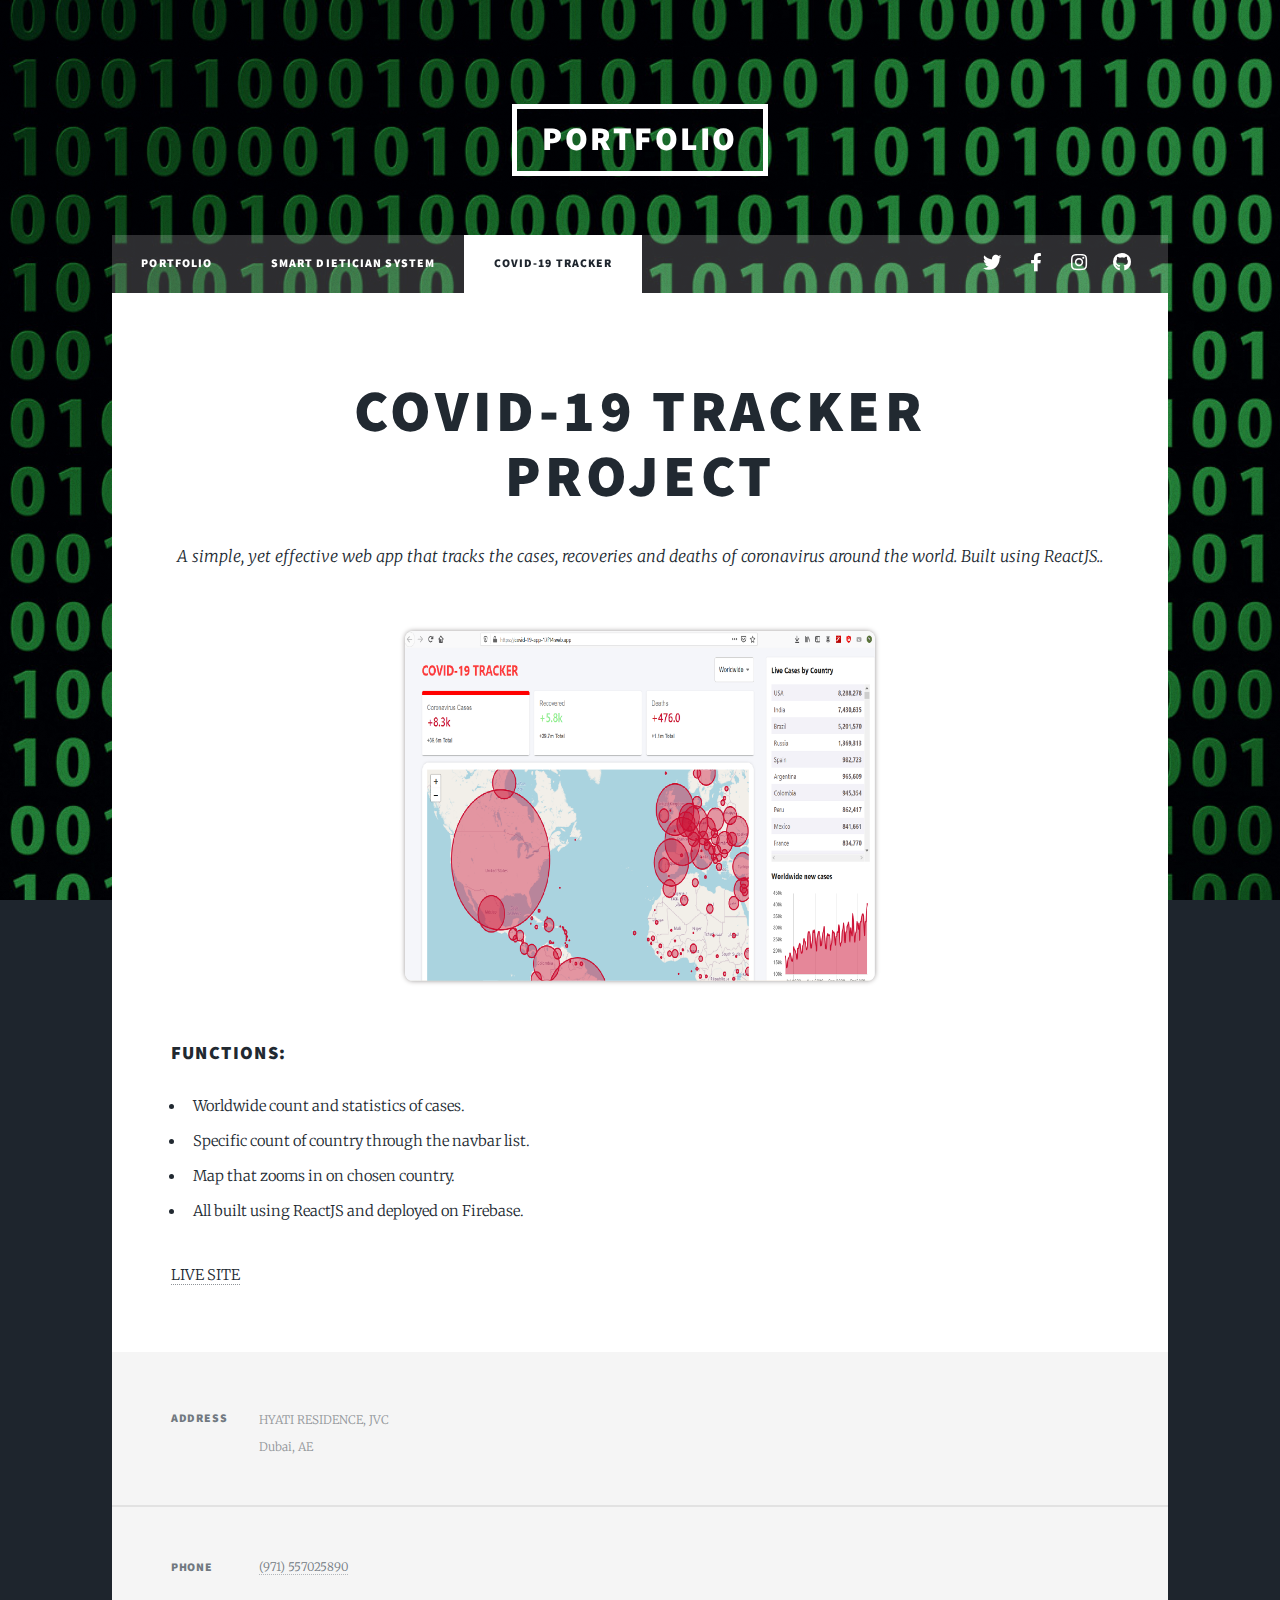
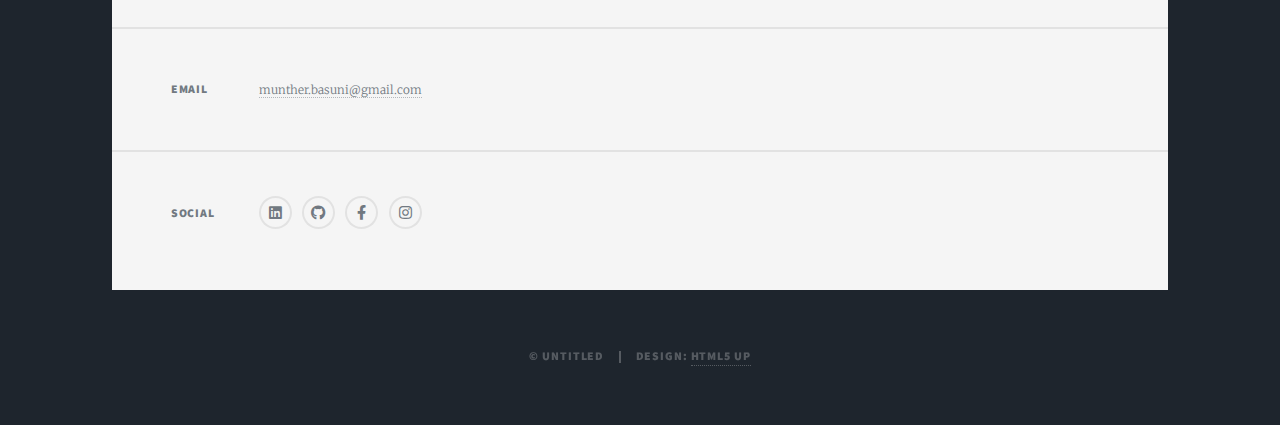
<file: generic.html>
<!DOCTYPE HTML>
<!--
	Massively by HTML5 UP
	html5up.net | @ajlkn
	Free for personal and commercial use under the CCA 3.0 license (html5up.net/license)
-->
<html>
	<head>
		<title>COVID-19 TRACKER PROJECT</title>
		<meta charset="utf-8" />
		<meta name="viewport" content="width=device-width, initial-scale=1, user-scalable=no" />
		<link rel="stylesheet" href="assets/css/main.css" />
		<noscript><link rel="stylesheet" href="assets/css/noscript.css" /></noscript>
	</head>
	<body class="is-preload">

		<!-- Wrapper -->
			<div id="wrapper">

				<!-- Header -->
					<header id="header">
						<a href="index.html" class="logo">PORTFOLIO</a>
					</header>

				<!-- Nav -->
					<nav id="nav">
						<ul class="links">
							<li><a href="index.html">PORTFOLIO</a></li>
							<li><a href="diet.html">SMART DIETICIAN SYSTEM</a></li>
							<li class="active"><a href="generic.html">COVID-19 TRACKER</a></li>
						</ul>
						<ul class="icons">
							<li><a href="#" class="icon brands fa-twitter"><span class="label">Twitter</span></a></li>
							<li><a href="#" class="icon brands fa-facebook-f"><span class="label">Facebook</span></a></li>
							<li><a href="#" class="icon brands fa-instagram"><span class="label">Instagram</span></a></li>
							<li><a href="#" class="icon brands fa-github"><span class="label">GitHub</span></a></li></i>
						</ul>
					</nav>

				<!-- Main -->
					<div id="main">

						<!-- Post -->
							<section class="post">
								<header class="major">
									
									<h1>COVID-19 TRACKER<br />
									PROJECT</h1>
									<p>A simple, yet effective web app that tracks the cases, recoveries and deaths of coronavirus around the world. Built
										using ReactJS..</p>
								</header>
								<div class="image main"><img src="images/covid.png" alt="" /></div>
								
									<h3>FUNCTIONS:</h3>
											<ul>
												
												<li>Worldwide count and statistics of cases.</li>
												<li>Specific count of country through the navbar list.</li>
												<li>Map that zooms in on chosen country.</li>
												<li>All built using ReactJS and deployed on Firebase.</li>
												
											</ul>
											
											<a href="https://covid-19-app-17f14.web.app/" class="logo">LIVE SITE</a>
							</section>

					</div>

				<!-- Footer -->
				<footer id="footer">
						
					<section class="split contact">
						<section class="alt">
							<h3>Address</h3>
							<p>HYATI RESIDENCE, JVC<br />
							Dubai, AE</p>
						</section>
						<section>
							<h3>Phone</h3>
							<p><a href="#">(971) 557025890</a></p>
						</section>
						<section>
							<h3>Email</h3>
							<p><a href="#">munther.basuni@gmail.com</a></p>
						</section>
						<section>
							<h3>Social</h3>
							<ul class="icons alt">
								<li><a href="https://www.linkedin.com/in/munther-albasyouni-18b89919b/" class="icon brands fa-linkedin"><span class="label">Twitter</span></a></li>
						<li><a href="https://github.com/muntherb/" class="icon brands fa-github"><span class="label">GitHub</span></a></li>
						<li><a href="https://www.facebook.com/monther.basuni" class="icon brands fa-facebook-f"><span class="label">Facebook</span></a></li>
						<li><a href="https://www.instagram.com/montherbasuni/" class="icon brands fa-instagram"><span class="label">Instagram</span></a></li>
							</ul>
						</section>
					</section>
				</footer>

				<!-- Copyright -->
					<div id="copyright">
						<ul><li>&copy; Untitled</li><li>Design: <a href="https://html5up.net">HTML5 UP</a></li></ul>
					</div>

			</div>

		<!-- Scripts -->
			<script src="assets/js/jquery.min.js"></script>
			<script src="assets/js/jquery.scrollex.min.js"></script>
			<script src="assets/js/jquery.scrolly.min.js"></script>
			<script src="assets/js/browser.min.js"></script>
			<script src="assets/js/breakpoints.min.js"></script>
			<script src="assets/js/util.js"></script>
			<script src="assets/js/main.js"></script>

	</body>
</html>
</file>
<file: assets/css/main.css>
@import url(fontawesome-all.min.css);
@import url("https://fonts.googleapis.com/css?family=Merriweather:300,700,300italic,700italic|Source+Sans+Pro:900");

/*
	Massively by HTML5 UP
	html5up.net | @ajlkn
	Free for personal and commercial use under the CCA 3.0 license (html5up.net/license)
*/

html, body, div, span, applet, object,
iframe, h1, h2, h3, h4, h5, h6, p, blockquote,
pre, a, abbr, acronym, address, big, cite,
code, del, dfn, em, img, ins, kbd, q, s, samp,
small, strike, strong, sub, sup, tt, var, b,
u, i, center, dl, dt, dd, ol, ul, li, fieldset,
form, label, legend, table, caption, tbody,
tfoot, thead, tr, th, td, article, aside,
canvas, details, embed, figure, figcaption,
footer, header, hgroup, menu, nav, output, ruby,
section, summary, time, mark, audio, video {
	margin: 0;
	padding: 0;
	border: 0;
	font-size: 100%;
	font: inherit;
	vertical-align: baseline;}


html {
		scroll-behavior: smooth;
}

article, aside, details, figcaption, figure,
footer, header, hgroup, menu, nav, section {
	display: block;}

body {
	line-height: 1;
}

ol, ul {
	list-style: none;
}

blockquote, q {
	quotes: none;
}

	blockquote:before, blockquote:after, q:before, q:after {
		content: '';
		content: none;
	}

table {
	border-collapse: collapse;
	border-spacing: 0;
}

body {
	-webkit-text-size-adjust: none;
}

mark {
	background-color: transparent;
	color: inherit;
}

input::-moz-focus-inner {
	border: 0;
	padding: 0;
}

input, select, textarea {
	-moz-appearance: none;
	-webkit-appearance: none;
	-ms-appearance: none;
	appearance: none;
}

/* Basic */

	@-ms-viewport {
		width: device-width;
	}

	body {
		-ms-overflow-style: scrollbar;
	}

	@media screen and (max-width: 480px) {

		html, body {
			min-width: 320px;
		}

	}

	html {
		box-sizing: border-box;
	}

	*, *:before, *:after {
		box-sizing: inherit;
	}

	body {
		background-color: #1e252d;
	}

		body.is-preload *, body.is-preload *:before, body.is-preload *:after {
			-moz-animation: none !important;
			-webkit-animation: none !important;
			-ms-animation: none !important;
			animation: none !important;
			-moz-transition: none !important;
			-webkit-transition: none !important;
			-ms-transition: none !important;
			transition: none !important;
		}

/* Type */

	html {
		font-size: 16pt;
	}

		@media screen and (max-width: 1680px) {

			html {
				font-size: 12pt;
			}

		}

		@media screen and (max-width: 1280px) {

			html {
				font-size: 11pt;
			}

		}

		@media screen and (max-width: 360px) {

			html {
				font-size: 10pt;
			}

		}

	body {
		color: #212931;
	}

	body, input, select, textarea {
		font-family: "Merriweather", Georgia, serif;
		font-weight: 300;
		font-size: 1rem;
		line-height: 2.375;
	}

	a {
		-moz-transition: color 0.2s ease-in-out, background-color 0.2s ease-in-out, border-color 0.2s ease-in-out, box-shadow 0.2s ease-in-out;
		-webkit-transition: color 0.2s ease-in-out, background-color 0.2s ease-in-out, border-color 0.2s ease-in-out, box-shadow 0.2s ease-in-out;
		-ms-transition: color 0.2s ease-in-out, background-color 0.2s ease-in-out, border-color 0.2s ease-in-out, box-shadow 0.2s ease-in-out;
		transition: color 0.2s ease-in-out, background-color 0.2s ease-in-out, border-color 0.2s ease-in-out, box-shadow 0.2s ease-in-out;
		border-bottom: dotted 1px;
		text-decoration: none;
	}

		a:hover {
			border-bottom-color: transparent;
		}

	strong, b {
		font-weight: 600;
	}

	em, i {
		font-style: italic;
	}

	p {
		text-align: justify;
		margin: 0 0 2rem 0;
	}

	h1, h2, h3, h4, h5, h6 {
		font-family: "Source Sans Pro", Helvetica, sans-serif;
		font-weight: 900;
		line-height: 1.5;
		letter-spacing: 0.075em;
		text-transform: uppercase;
		margin: 0 0 1rem 0;
	}

		h1 a, h2 a, h3 a, h4 a, h5 a, h6 a {
			border-bottom: 0;
			color: inherit;
			text-decoration: none;
		}

	h1 {
		font-size: 4rem;
		line-height: 1.1;
		margin: 0 0 2rem 0;
	}

	h2 {
		font-size: 1.75rem;
		line-height: 1.3;
		margin: 0 0 1.5rem 0;
	}

	h3 {
		font-size: 1.25rem;
		margin: 0 0 1.5rem 0;
	}

	h4 {
		font-size: 1rem;
	}

	h5 {
		font-size: 0.9rem;
	}

	h6 {
		font-size: 0.8rem;
	}

	sub {
		font-size: 0.8rem;
		position: relative;
		top: 0.5rem;
	}

	sup {
		font-size: 0.8rem;
		position: relative;
		top: -0.5rem;
	}

	blockquote {
		border-left: solid 4px;
		font-style: italic;
		margin: 0 0 2rem 0;
		padding: 0.5rem 0 0.5rem 2rem;
	}

	code {
		border: solid 2px;
		font-family: "Courier New", monospace;
		font-size: 0.9rem;
		margin: 0 0.25rem;
		padding: 0.25rem 0.65rem;
	}

	pre {
		-webkit-overflow-scrolling: touch;
		font-family: "Courier New", monospace;
		font-size: 0.9rem;
		margin: 0 0 2rem 0;
	}

		pre code {
			display: block;
			line-height: 1.75;
			padding: 1rem 1.5rem;
			overflow-x: auto;
		}

	hr {
		border: 0;
		border-bottom: solid 2px;
		margin: 3rem 0;
	}

		hr.major {
			margin: 5rem 0;
		}

	.align-left {
		text-align: left;
	}

	.align-center {
		text-align: center;
	}

	.align-right {
		text-align: right;
	}

	input, select, textarea {
		color: #212931;
	}

	a {
		color: #212931;
		border-bottom-color: rgba(33, 41, 49, 0.5);
	}

		a:hover {
			border-bottom-color: transparent;
			color: #18bfef !important;
		}

	strong, b {
		color: #212931;
	}

	h1, h2, h3, h4, h5, h6 {
		color: #212931;
	}

	blockquote {
		border-left-color: #eeeeee;
	}

	code {
		background: rgba(220, 220, 220, 0.25);
		border-color: #eeeeee;
	}

	hr {
		border-bottom-color: #eeeeee;
	}

/* Row */

	.row {
		display: flex;
		flex-wrap: wrap;
		box-sizing: border-box;
		align-items: stretch;
	}

		.row > * {
			box-sizing: border-box;
		}

		.row.gtr-uniform > * > :last-child {
			margin-bottom: 0;
		}

		.row.aln-left {
			justify-content: flex-start;
		}

		.row.aln-center {
			justify-content: center;
		}

		.row.aln-right {
			justify-content: flex-end;
		}

		.row.aln-top {
			align-items: flex-start;
		}

		.row.aln-middle {
			align-items: center;
		}

		.row.aln-bottom {
			align-items: flex-end;
		}

		.row > .imp {
			order: -1;
		}

		.row > .col-1 {
			width: 8.33333%;
		}

		.row > .off-1 {
			margin-left: 8.33333%;
		}

		.row > .col-2 {
			width: 16.66667%;
		}

		.row > .off-2 {
			margin-left: 16.66667%;
		}

		.row > .col-3 {
			width: 25%;
		}

		.row > .off-3 {
			margin-left: 25%;
		}

		.row > .col-4 {
			width: 33.33333%;
		}

		.row > .off-4 {
			margin-left: 33.33333%;
		}

		.row > .col-5 {
			width: 41.66667%;
		}

		.row > .off-5 {
			margin-left: 41.66667%;
		}

		.row > .col-6 {
			width: 50%;
		}

		.row > .off-6 {
			margin-left: 50%;
		}

		.row > .col-7 {
			width: 58.33333%;
		}

		.row > .off-7 {
			margin-left: 58.33333%;
		}

		.row > .col-8 {
			width: 66.66667%;
		}

		.row > .off-8 {
			margin-left: 66.66667%;
		}

		.row > .col-9 {
			width: 75%;
		}

		.row > .off-9 {
			margin-left: 75%;
		}

		.row > .col-10 {
			width: 83.33333%;
		}

		.row > .off-10 {
			margin-left: 83.33333%;
		}

		.row > .col-11 {
			width: 91.66667%;
		}

		.row > .off-11 {
			margin-left: 91.66667%;
		}

		.row > .col-12 {
			width: 100%;
		}

		.row > .off-12 {
			margin-left: 100%;
		}

		.row.gtr-0 {
			margin-top: 0;
			margin-left: 0rem;
		}

			.row.gtr-0 > * {
				padding: 0 0 0 0rem;
			}

			.row.gtr-0.gtr-uniform {
				margin-top: 0rem;
			}

				.row.gtr-0.gtr-uniform > * {
					padding-top: 0rem;
				}

		.row.gtr-25 {
			margin-top: 0;
			margin-left: -0.375rem;
		}

			.row.gtr-25 > * {
				padding: 0 0 0 0.375rem;
			}

			.row.gtr-25.gtr-uniform {
				margin-top: -0.375rem;
			}

				.row.gtr-25.gtr-uniform > * {
					padding-top: 0.375rem;
				}

		.row.gtr-50 {
			margin-top: 0;
			margin-left: -0.75rem;
		}

			.row.gtr-50 > * {
				padding: 0 0 0 0.75rem;
			}

			.row.gtr-50.gtr-uniform {
				margin-top: -0.75rem;
			}

				.row.gtr-50.gtr-uniform > * {
					padding-top: 0.75rem;
				}

		.row {
			margin-top: 0;
			margin-left: -1.5rem;
		}

			.row > * {
				padding: 0 0 0 1.5rem;
			}

			.row.gtr-uniform {
				margin-top: -1.5rem;
			}

				.row.gtr-uniform > * {
					padding-top: 1.5rem;
				}

		.row.gtr-150 {
			margin-top: 0;
			margin-left: -2.25rem;
		}

			.row.gtr-150 > * {
				padding: 0 0 0 2.25rem;
			}

			.row.gtr-150.gtr-uniform {
				margin-top: -2.25rem;
			}

				.row.gtr-150.gtr-uniform > * {
					padding-top: 2.25rem;
				}

		.row.gtr-200 {
			margin-top: 0;
			margin-left: -3rem;
		}

			.row.gtr-200 > * {
				padding: 0 0 0 3rem;
			}

			.row.gtr-200.gtr-uniform {
				margin-top: -3rem;
			}

				.row.gtr-200.gtr-uniform > * {
					padding-top: 3rem;
				}

		@media screen and (max-width: 1680px) {

			.row {
				display: flex;
				flex-wrap: wrap;
				box-sizing: border-box;
				align-items: stretch;
			}

				.row > * {
					box-sizing: border-box;
				}

				.row.gtr-uniform > * > :last-child {
					margin-bottom: 0;
				}

				.row.aln-left {
					justify-content: flex-start;
				}

				.row.aln-center {
					justify-content: center;
				}

				.row.aln-right {
					justify-content: flex-end;
				}

				.row.aln-top {
					align-items: flex-start;
				}

				.row.aln-middle {
					align-items: center;
				}

				.row.aln-bottom {
					align-items: flex-end;
				}

				.row > .imp-xlarge {
					order: -1;
				}

				.row > .col-1-xlarge {
					width: 8.33333%;
				}

				.row > .off-1-xlarge {
					margin-left: 8.33333%;
				}

				.row > .col-2-xlarge {
					width: 16.66667%;
				}

				.row > .off-2-xlarge {
					margin-left: 16.66667%;
				}

				.row > .col-3-xlarge {
					width: 25%;
				}

				.row > .off-3-xlarge {
					margin-left: 25%;
				}

				.row > .col-4-xlarge {
					width: 33.33333%;
				}

				.row > .off-4-xlarge {
					margin-left: 33.33333%;
				}

				.row > .col-5-xlarge {
					width: 41.66667%;
				}

				.row > .off-5-xlarge {
					margin-left: 41.66667%;
				}

				.row > .col-6-xlarge {
					width: 50%;
				}

				.row > .off-6-xlarge {
					margin-left: 50%;
				}

				.row > .col-7-xlarge {
					width: 58.33333%;
				}

				.row > .off-7-xlarge {
					margin-left: 58.33333%;
				}

				.row > .col-8-xlarge {
					width: 66.66667%;
				}

				.row > .off-8-xlarge {
					margin-left: 66.66667%;
				}

				.row > .col-9-xlarge {
					width: 75%;
				}

				.row > .off-9-xlarge {
					margin-left: 75%;
				}

				.row > .col-10-xlarge {
					width: 83.33333%;
				}

				.row > .off-10-xlarge {
					margin-left: 83.33333%;
				}

				.row > .col-11-xlarge {
					width: 91.66667%;
				}

				.row > .off-11-xlarge {
					margin-left: 91.66667%;
				}

				.row > .col-12-xlarge {
					width: 100%;
				}

				.row > .off-12-xlarge {
					margin-left: 100%;
				}

				.row.gtr-0 {
					margin-top: 0;
					margin-left: 0rem;
				}

					.row.gtr-0 > * {
						padding: 0 0 0 0rem;
					}

					.row.gtr-0.gtr-uniform {
						margin-top: 0rem;
					}

						.row.gtr-0.gtr-uniform > * {
							padding-top: 0rem;
						}

				.row.gtr-25 {
					margin-top: 0;
					margin-left: -0.375rem;
				}

					.row.gtr-25 > * {
						padding: 0 0 0 0.375rem;
					}

					.row.gtr-25.gtr-uniform {
						margin-top: -0.375rem;
					}

						.row.gtr-25.gtr-uniform > * {
							padding-top: 0.375rem;
						}

				.row.gtr-50 {
					margin-top: 0;
					margin-left: -0.75rem;
				}

					.row.gtr-50 > * {
						padding: 0 0 0 0.75rem;
					}

					.row.gtr-50.gtr-uniform {
						margin-top: -0.75rem;
					}

						.row.gtr-50.gtr-uniform > * {
							padding-top: 0.75rem;
						}

				.row {
					margin-top: 0;
					margin-left: -1.5rem;
				}

					.row > * {
						padding: 0 0 0 1.5rem;
					}

					.row.gtr-uniform {
						margin-top: -1.5rem;
					}

						.row.gtr-uniform > * {
							padding-top: 1.5rem;
						}

				.row.gtr-150 {
					margin-top: 0;
					margin-left: -2.25rem;
				}

					.row.gtr-150 > * {
						padding: 0 0 0 2.25rem;
					}

					.row.gtr-150.gtr-uniform {
						margin-top: -2.25rem;
					}

						.row.gtr-150.gtr-uniform > * {
							padding-top: 2.25rem;
						}

				.row.gtr-200 {
					margin-top: 0;
					margin-left: -3rem;
				}

					.row.gtr-200 > * {
						padding: 0 0 0 3rem;
					}

					.row.gtr-200.gtr-uniform {
						margin-top: -3rem;
					}

						.row.gtr-200.gtr-uniform > * {
							padding-top: 3rem;
						}

		}

		@media screen and (max-width: 1280px) {

			.row {
				display: flex;
				flex-wrap: wrap;
				box-sizing: border-box;
				align-items: stretch;
			}

				.row > * {
					box-sizing: border-box;
				}

				.row.gtr-uniform > * > :last-child {
					margin-bottom: 0;
				}

				.row.aln-left {
					justify-content: flex-start;
				}

				.row.aln-center {
					justify-content: center;
				}

				.row.aln-right {
					justify-content: flex-end;
				}

				.row.aln-top {
					align-items: flex-start;
				}

				.row.aln-middle {
					align-items: center;
				}

				.row.aln-bottom {
					align-items: flex-end;
				}

				.row > .imp-large {
					order: -1;
				}

				.row > .col-1-large {
					width: 8.33333%;
				}

				.row > .off-1-large {
					margin-left: 8.33333%;
				}

				.row > .col-2-large {
					width: 16.66667%;
				}

				.row > .off-2-large {
					margin-left: 16.66667%;
				}

				.row > .col-3-large {
					width: 25%;
				}

				.row > .off-3-large {
					margin-left: 25%;
				}

				.row > .col-4-large {
					width: 33.33333%;
				}

				.row > .off-4-large {
					margin-left: 33.33333%;
				}

				.row > .col-5-large {
					width: 41.66667%;
				}

				.row > .off-5-large {
					margin-left: 41.66667%;
				}

				.row > .col-6-large {
					width: 50%;
				}

				.row > .off-6-large {
					margin-left: 50%;
				}

				.row > .col-7-large {
					width: 58.33333%;
				}

				.row > .off-7-large {
					margin-left: 58.33333%;
				}

				.row > .col-8-large {
					width: 66.66667%;
				}

				.row > .off-8-large {
					margin-left: 66.66667%;
				}

				.row > .col-9-large {
					width: 75%;
				}

				.row > .off-9-large {
					margin-left: 75%;
				}

				.row > .col-10-large {
					width: 83.33333%;
				}

				.row > .off-10-large {
					margin-left: 83.33333%;
				}

				.row > .col-11-large {
					width: 91.66667%;
				}

				.row > .off-11-large {
					margin-left: 91.66667%;
				}

				.row > .col-12-large {
					width: 100%;
				}

				.row > .off-12-large {
					margin-left: 100%;
				}

				.row.gtr-0 {
					margin-top: 0;
					margin-left: 0rem;
				}

					.row.gtr-0 > * {
						padding: 0 0 0 0rem;
					}

					.row.gtr-0.gtr-uniform {
						margin-top: 0rem;
					}

						.row.gtr-0.gtr-uniform > * {
							padding-top: 0rem;
						}

				.row.gtr-25 {
					margin-top: 0;
					margin-left: -0.375rem;
				}

					.row.gtr-25 > * {
						padding: 0 0 0 0.375rem;
					}

					.row.gtr-25.gtr-uniform {
						margin-top: -0.375rem;
					}

						.row.gtr-25.gtr-uniform > * {
							padding-top: 0.375rem;
						}

				.row.gtr-50 {
					margin-top: 0;
					margin-left: -0.75rem;
				}

					.row.gtr-50 > * {
						padding: 0 0 0 0.75rem;
					}

					.row.gtr-50.gtr-uniform {
						margin-top: -0.75rem;
					}

						.row.gtr-50.gtr-uniform > * {
							padding-top: 0.75rem;
						}

				.row {
					margin-top: 0;
					margin-left: -1.5rem;
				}

					.row > * {
						padding: 0 0 0 1.5rem;
					}

					.row.gtr-uniform {
						margin-top: -1.5rem;
					}

						.row.gtr-uniform > * {
							padding-top: 1.5rem;
						}

				.row.gtr-150 {
					margin-top: 0;
					margin-left: -2.25rem;
				}

					.row.gtr-150 > * {
						padding: 0 0 0 2.25rem;
					}

					.row.gtr-150.gtr-uniform {
						margin-top: -2.25rem;
					}

						.row.gtr-150.gtr-uniform > * {
							padding-top: 2.25rem;
						}

				.row.gtr-200 {
					margin-top: 0;
					margin-left: -3rem;
				}

					.row.gtr-200 > * {
						padding: 0 0 0 3rem;
					}

					.row.gtr-200.gtr-uniform {
						margin-top: -3rem;
					}

						.row.gtr-200.gtr-uniform > * {
							padding-top: 3rem;
						}

		}

		@media screen and (max-width: 980px) {

			.row {
				display: flex;
				flex-wrap: wrap;
				box-sizing: border-box;
				align-items: stretch;
			}

				.row > * {
					box-sizing: border-box;
				}

				.row.gtr-uniform > * > :last-child {
					margin-bottom: 0;
				}

				.row.aln-left {
					justify-content: flex-start;
				}

				.row.aln-center {
					justify-content: center;
				}

				.row.aln-right {
					justify-content: flex-end;
				}

				.row.aln-top {
					align-items: flex-start;
				}

				.row.aln-middle {
					align-items: center;
				}

				.row.aln-bottom {
					align-items: flex-end;
				}

				.row > .imp-medium {
					order: -1;
				}

				.row > .col-1-medium {
					width: 8.33333%;
				}

				.row > .off-1-medium {
					margin-left: 8.33333%;
				}

				.row > .col-2-medium {
					width: 16.66667%;
				}

				.row > .off-2-medium {
					margin-left: 16.66667%;
				}

				.row > .col-3-medium {
					width: 25%;
				}

				.row > .off-3-medium {
					margin-left: 25%;
				}

				.row > .col-4-medium {
					width: 33.33333%;
				}

				.row > .off-4-medium {
					margin-left: 33.33333%;
				}

				.row > .col-5-medium {
					width: 41.66667%;
				}

				.row > .off-5-medium {
					margin-left: 41.66667%;
				}

				.row > .col-6-medium {
					width: 50%;
				}

				.row > .off-6-medium {
					margin-left: 50%;
				}

				.row > .col-7-medium {
					width: 58.33333%;
				}

				.row > .off-7-medium {
					margin-left: 58.33333%;
				}

				.row > .col-8-medium {
					width: 66.66667%;
				}

				.row > .off-8-medium {
					margin-left: 66.66667%;
				}

				.row > .col-9-medium {
					width: 75%;
				}

				.row > .off-9-medium {
					margin-left: 75%;
				}

				.row > .col-10-medium {
					width: 83.33333%;
				}

				.row > .off-10-medium {
					margin-left: 83.33333%;
				}

				.row > .col-11-medium {
					width: 91.66667%;
				}

				.row > .off-11-medium {
					margin-left: 91.66667%;
				}

				.row > .col-12-medium {
					width: 100%;
				}

				.row > .off-12-medium {
					margin-left: 100%;
				}

				.row.gtr-0 {
					margin-top: 0;
					margin-left: 0rem;
				}

					.row.gtr-0 > * {
						padding: 0 0 0 0rem;
					}

					.row.gtr-0.gtr-uniform {
						margin-top: 0rem;
					}

						.row.gtr-0.gtr-uniform > * {
							padding-top: 0rem;
						}

				.row.gtr-25 {
					margin-top: 0;
					margin-left: -0.375rem;
				}

					.row.gtr-25 > * {
						padding: 0 0 0 0.375rem;
					}

					.row.gtr-25.gtr-uniform {
						margin-top: -0.375rem;
					}

						.row.gtr-25.gtr-uniform > * {
							padding-top: 0.375rem;
						}

				.row.gtr-50 {
					margin-top: 0;
					margin-left: -0.75rem;
				}

					.row.gtr-50 > * {
						padding: 0 0 0 0.75rem;
					}

					.row.gtr-50.gtr-uniform {
						margin-top: -0.75rem;
					}

						.row.gtr-50.gtr-uniform > * {
							padding-top: 0.75rem;
						}

				.row {
					margin-top: 0;
					margin-left: -1.5rem;
				}

					.row > * {
						padding: 0 0 0 1.5rem;
					}

					.row.gtr-uniform {
						margin-top: -1.5rem;
					}

						.row.gtr-uniform > * {
							padding-top: 1.5rem;
						}

				.row.gtr-150 {
					margin-top: 0;
					margin-left: -2.25rem;
				}

					.row.gtr-150 > * {
						padding: 0 0 0 2.25rem;
					}

					.row.gtr-150.gtr-uniform {
						margin-top: -2.25rem;
					}

						.row.gtr-150.gtr-uniform > * {
							padding-top: 2.25rem;
						}

				.row.gtr-200 {
					margin-top: 0;
					margin-left: -3rem;
				}

					.row.gtr-200 > * {
						padding: 0 0 0 3rem;
					}

					.row.gtr-200.gtr-uniform {
						margin-top: -3rem;
					}

						.row.gtr-200.gtr-uniform > * {
							padding-top: 3rem;
						}

		}

		@media screen and (max-width: 736px) {

			.row {
				display: flex;
				flex-wrap: wrap;
				box-sizing: border-box;
				align-items: stretch;
			}

				.row > * {
					box-sizing: border-box;
				}

				.row.gtr-uniform > * > :last-child {
					margin-bottom: 0;
				}

				.row.aln-left {
					justify-content: flex-start;
				}

				.row.aln-center {
					justify-content: center;
				}

				.row.aln-right {
					justify-content: flex-end;
				}

				.row.aln-top {
					align-items: flex-start;
				}

				.row.aln-middle {
					align-items: center;
				}

				.row.aln-bottom {
					align-items: flex-end;
				}

				.row > .imp-small {
					order: -1;
				}

				.row > .col-1-small {
					width: 8.33333%;
				}

				.row > .off-1-small {
					margin-left: 8.33333%;
				}

				.row > .col-2-small {
					width: 16.66667%;
				}

				.row > .off-2-small {
					margin-left: 16.66667%;
				}

				.row > .col-3-small {
					width: 25%;
				}

				.row > .off-3-small {
					margin-left: 25%;
				}

				.row > .col-4-small {
					width: 33.33333%;
				}

				.row > .off-4-small {
					margin-left: 33.33333%;
				}

				.row > .col-5-small {
					width: 41.66667%;
				}

				.row > .off-5-small {
					margin-left: 41.66667%;
				}

				.row > .col-6-small {
					width: 50%;
				}

				.row > .off-6-small {
					margin-left: 50%;
				}

				.row > .col-7-small {
					width: 58.33333%;
				}

				.row > .off-7-small {
					margin-left: 58.33333%;
				}

				.row > .col-8-small {
					width: 66.66667%;
				}

				.row > .off-8-small {
					margin-left: 66.66667%;
				}

				.row > .col-9-small {
					width: 75%;
				}

				.row > .off-9-small {
					margin-left: 75%;
				}

				.row > .col-10-small {
					width: 83.33333%;
				}

				.row > .off-10-small {
					margin-left: 83.33333%;
				}

				.row > .col-11-small {
					width: 91.66667%;
				}

				.row > .off-11-small {
					margin-left: 91.66667%;
				}

				.row > .col-12-small {
					width: 100%;
				}

				.row > .off-12-small {
					margin-left: 100%;
				}

				.row.gtr-0 {
					margin-top: 0;
					margin-left: 0rem;
				}

					.row.gtr-0 > * {
						padding: 0 0 0 0rem;
					}

					.row.gtr-0.gtr-uniform {
						margin-top: 0rem;
					}

						.row.gtr-0.gtr-uniform > * {
							padding-top: 0rem;
						}

				.row.gtr-25 {
					margin-top: 0;
					margin-left: -0.375rem;
				}

					.row.gtr-25 > * {
						padding: 0 0 0 0.375rem;
					}

					.row.gtr-25.gtr-uniform {
						margin-top: -0.375rem;
					}

						.row.gtr-25.gtr-uniform > * {
							padding-top: 0.375rem;
						}

				.row.gtr-50 {
					margin-top: 0;
					margin-left: -0.75rem;
				}

					.row.gtr-50 > * {
						padding: 0 0 0 0.75rem;
					}

					.row.gtr-50.gtr-uniform {
						margin-top: -0.75rem;
					}

						.row.gtr-50.gtr-uniform > * {
							padding-top: 0.75rem;
						}

				.row {
					margin-top: 0;
					margin-left: -1.5rem;
				}

					.row > * {
						padding: 0 0 0 1.5rem;
					}

					.row.gtr-uniform {
						margin-top: -1.5rem;
					}

						.row.gtr-uniform > * {
							padding-top: 1.5rem;
						}

				.row.gtr-150 {
					margin-top: 0;
					margin-left: -2.25rem;
				}

					.row.gtr-150 > * {
						padding: 0 0 0 2.25rem;
					}

					.row.gtr-150.gtr-uniform {
						margin-top: -2.25rem;
					}

						.row.gtr-150.gtr-uniform > * {
							padding-top: 2.25rem;
						}

				.row.gtr-200 {
					margin-top: 0;
					margin-left: -3rem;
				}

					.row.gtr-200 > * {
						padding: 0 0 0 3rem;
					}

					.row.gtr-200.gtr-uniform {
						margin-top: -3rem;
					}

						.row.gtr-200.gtr-uniform > * {
							padding-top: 3rem;
						}

		}

		@media screen and (max-width: 480px) {

			.row {
				display: flex;
				flex-wrap: wrap;
				box-sizing: border-box;
				align-items: stretch;
			}

				.row > * {
					box-sizing: border-box;
				}

				.row.gtr-uniform > * > :last-child {
					margin-bottom: 0;
				}

				.row.aln-left {
					justify-content: flex-start;
				}

				.row.aln-center {
					justify-content: center;
				}

				.row.aln-right {
					justify-content: flex-end;
				}

				.row.aln-top {
					align-items: flex-start;
				}

				.row.aln-middle {
					align-items: center;
				}

				.row.aln-bottom {
					align-items: flex-end;
				}

				.row > .imp-xsmall {
					order: -1;
				}

				.row > .col-1-xsmall {
					width: 8.33333%;
				}

				.row > .off-1-xsmall {
					margin-left: 8.33333%;
				}

				.row > .col-2-xsmall {
					width: 16.66667%;
				}

				.row > .off-2-xsmall {
					margin-left: 16.66667%;
				}

				.row > .col-3-xsmall {
					width: 25%;
				}

				.row > .off-3-xsmall {
					margin-left: 25%;
				}

				.row > .col-4-xsmall {
					width: 33.33333%;
				}

				.row > .off-4-xsmall {
					margin-left: 33.33333%;
				}

				.row > .col-5-xsmall {
					width: 41.66667%;
				}

				.row > .off-5-xsmall {
					margin-left: 41.66667%;
				}

				.row > .col-6-xsmall {
					width: 50%;
				}

				.row > .off-6-xsmall {
					margin-left: 50%;
				}

				.row > .col-7-xsmall {
					width: 58.33333%;
				}

				.row > .off-7-xsmall {
					margin-left: 58.33333%;
				}

				.row > .col-8-xsmall {
					width: 66.66667%;
				}

				.row > .off-8-xsmall {
					margin-left: 66.66667%;
				}

				.row > .col-9-xsmall {
					width: 75%;
				}

				.row > .off-9-xsmall {
					margin-left: 75%;
				}

				.row > .col-10-xsmall {
					width: 83.33333%;
				}

				.row > .off-10-xsmall {
					margin-left: 83.33333%;
				}

				.row > .col-11-xsmall {
					width: 91.66667%;
				}

				.row > .off-11-xsmall {
					margin-left: 91.66667%;
				}

				.row > .col-12-xsmall {
					width: 100%;
				}

				.row > .off-12-xsmall {
					margin-left: 100%;
				}

				.row.gtr-0 {
					margin-top: 0;
					margin-left: 0rem;
				}

					.row.gtr-0 > * {
						padding: 0 0 0 0rem;
					}

					.row.gtr-0.gtr-uniform {
						margin-top: 0rem;
					}

						.row.gtr-0.gtr-uniform > * {
							padding-top: 0rem;
						}

				.row.gtr-25 {
					margin-top: 0;
					margin-left: -0.375rem;
				}

					.row.gtr-25 > * {
						padding: 0 0 0 0.375rem;
					}

					.row.gtr-25.gtr-uniform {
						margin-top: -0.375rem;
					}

						.row.gtr-25.gtr-uniform > * {
							padding-top: 0.375rem;
						}

				.row.gtr-50 {
					margin-top: 0;
					margin-left: -0.75rem;
				}

					.row.gtr-50 > * {
						padding: 0 0 0 0.75rem;
					}

					.row.gtr-50.gtr-uniform {
						margin-top: -0.75rem;
					}

						.row.gtr-50.gtr-uniform > * {
							padding-top: 0.75rem;
						}

				.row {
					margin-top: 0;
					margin-left: -1.5rem;
				}

					.row > * {
						padding: 0 0 0 1.5rem;
					}

					.row.gtr-uniform {
						margin-top: -1.5rem;
					}

						.row.gtr-uniform > * {
							padding-top: 1.5rem;
						}

				.row.gtr-150 {
					margin-top: 0;
					margin-left: -2.25rem;
				}

					.row.gtr-150 > * {
						padding: 0 0 0 2.25rem;
					}

					.row.gtr-150.gtr-uniform {
						margin-top: -2.25rem;
					}

						.row.gtr-150.gtr-uniform > * {
							padding-top: 2.25rem;
						}

				.row.gtr-200 {
					margin-top: 0;
					margin-left: -3rem;
				}

					.row.gtr-200 > * {
						padding: 0 0 0 3rem;
					}

					.row.gtr-200.gtr-uniform {
						margin-top: -3rem;
					}

						.row.gtr-200.gtr-uniform > * {
							padding-top: 3rem;
						}

		}

		@media screen and (max-width: 360px) {

			.row {
				display: flex;
				flex-wrap: wrap;
				box-sizing: border-box;
				align-items: stretch;
			}

				.row > * {
					box-sizing: border-box;
				}

				.row.gtr-uniform > * > :last-child {
					margin-bottom: 0;
				}

				.row.aln-left {
					justify-content: flex-start;
				}

				.row.aln-center {
					justify-content: center;
				}

				.row.aln-right {
					justify-content: flex-end;
				}

				.row.aln-top {
					align-items: flex-start;
				}

				.row.aln-middle {
					align-items: center;
				}

				.row.aln-bottom {
					align-items: flex-end;
				}

				.row > .imp-xxsmall {
					order: -1;
				}

				.row > .col-1-xxsmall {
					width: 8.33333%;
				}

				.row > .off-1-xxsmall {
					margin-left: 8.33333%;
				}

				.row > .col-2-xxsmall {
					width: 16.66667%;
				}

				.row > .off-2-xxsmall {
					margin-left: 16.66667%;
				}

				.row > .col-3-xxsmall {
					width: 25%;
				}

				.row > .off-3-xxsmall {
					margin-left: 25%;
				}

				.row > .col-4-xxsmall {
					width: 33.33333%;
				}

				.row > .off-4-xxsmall {
					margin-left: 33.33333%;
				}

				.row > .col-5-xxsmall {
					width: 41.66667%;
				}

				.row > .off-5-xxsmall {
					margin-left: 41.66667%;
				}

				.row > .col-6-xxsmall {
					width: 50%;
				}

				.row > .off-6-xxsmall {
					margin-left: 50%;
				}

				.row > .col-7-xxsmall {
					width: 58.33333%;
				}

				.row > .off-7-xxsmall {
					margin-left: 58.33333%;
				}

				.row > .col-8-xxsmall {
					width: 66.66667%;
				}

				.row > .off-8-xxsmall {
					margin-left: 66.66667%;
				}

				.row > .col-9-xxsmall {
					width: 75%;
				}

				.row > .off-9-xxsmall {
					margin-left: 75%;
				}

				.row > .col-10-xxsmall {
					width: 83.33333%;
				}

				.row > .off-10-xxsmall {
					margin-left: 83.33333%;
				}

				.row > .col-11-xxsmall {
					width: 91.66667%;
				}

				.row > .off-11-xxsmall {
					margin-left: 91.66667%;
				}

				.row > .col-12-xxsmall {
					width: 100%;
				}

				.row > .off-12-xxsmall {
					margin-left: 100%;
				}

				.row.gtr-0 {
					margin-top: 0;
					margin-left: 0rem;
				}

					.row.gtr-0 > * {
						padding: 0 0 0 0rem;
					}

					.row.gtr-0.gtr-uniform {
						margin-top: 0rem;
					}

						.row.gtr-0.gtr-uniform > * {
							padding-top: 0rem;
						}

				.row.gtr-25 {
					margin-top: 0;
					margin-left: -0.375rem;
				}

					.row.gtr-25 > * {
						padding: 0 0 0 0.375rem;
					}

					.row.gtr-25.gtr-uniform {
						margin-top: -0.375rem;
					}

						.row.gtr-25.gtr-uniform > * {
							padding-top: 0.375rem;
						}

				.row.gtr-50 {
					margin-top: 0;
					margin-left: -0.75rem;
				}

					.row.gtr-50 > * {
						padding: 0 0 0 0.75rem;
					}

					.row.gtr-50.gtr-uniform {
						margin-top: -0.75rem;
					}

						.row.gtr-50.gtr-uniform > * {
							padding-top: 0.75rem;
						}

				.row {
					margin-top: 0;
					margin-left: -1.5rem;
				}

					.row > * {
						padding: 0 0 0 1.5rem;
					}

					.row.gtr-uniform {
						margin-top: -1.5rem;
					}

						.row.gtr-uniform > * {
							padding-top: 1.5rem;
						}

				.row.gtr-150 {
					margin-top: 0;
					margin-left: -2.25rem;
				}

					.row.gtr-150 > * {
						padding: 0 0 0 2.25rem;
					}

					.row.gtr-150.gtr-uniform {
						margin-top: -2.25rem;
					}

						.row.gtr-150.gtr-uniform > * {
							padding-top: 2.25rem;
						}

				.row.gtr-200 {
					margin-top: 0;
					margin-left: -3rem;
				}

					.row.gtr-200 > * {
						padding: 0 0 0 3rem;
					}

					.row.gtr-200.gtr-uniform {
						margin-top: -3rem;
					}

						.row.gtr-200.gtr-uniform > * {
							padding-top: 3rem;
						}

		}

/* Box */

	.box {
		border: solid 2px;
		margin-bottom: 2rem;
		padding: 1.5rem;
	}

		.box > :last-child,
		.box > :last-child > :last-child,
		.box > :last-child > :last-child > :last-child {
			margin-bottom: 0;
		}

		.box.alt {
			border: 0;
			border-radius: 0;
			padding: 0;
		}

	.box {
		border-color: #eeeeee;
	}

/* Button */

	input[type="submit"],
	input[type="reset"],
	input[type="button"],
	button,
	.button {
		-moz-appearance: none;
		-webkit-appearance: none;
		-ms-appearance: none;
		appearance: none;
		-moz-transition: background-color 0.2s ease-in-out, box-shadow 0.2s ease-in-out, color 0.2s ease-in-out;
		-webkit-transition: background-color 0.2s ease-in-out, box-shadow 0.2s ease-in-out, color 0.2s ease-in-out;
		-ms-transition: background-color 0.2s ease-in-out, box-shadow 0.2s ease-in-out, color 0.2s ease-in-out;
		transition: background-color 0.2s ease-in-out, box-shadow 0.2s ease-in-out, color 0.2s ease-in-out;
		border: 0;
		border-radius: 0;
		cursor: pointer;
		display: inline-block;
		font-family: "Source Sans Pro", Helvetica, sans-serif;
		font-size: 0.8rem;
		font-weight: 900;
		letter-spacing: 0.075em;
		height: 3rem;
		line-height: 3rem;
		padding: 0 2rem;
		text-align: center;
		text-decoration: none;
		text-transform: uppercase;
		white-space: nowrap;
	}

		input[type="submit"].icon:before,
		input[type="reset"].icon:before,
		input[type="button"].icon:before,
		button.icon:before,
		.button.icon:before {
			margin-right: 0.5rem;
		}

		input[type="submit"].icon.solo,
		input[type="reset"].icon.solo,
		input[type="button"].icon.solo,
		button.icon.solo,
		.button.icon.solo {
			position: relative;
			width: 4rem;
			height: 4rem;
			line-height: 4rem;
			border-radius: 4rem;
			text-indent: 4rem;
			overflow: hidden;
			padding: 0;
			white-space: nowrap;
		}

			input[type="submit"].icon.solo:before,
			input[type="reset"].icon.solo:before,
			input[type="button"].icon.solo:before,
			button.icon.solo:before,
			.button.icon.solo:before {
				position: absolute;
				display: block;
				top: 0;
				left: 0;
				width: inherit;
				height: inherit;
				line-height: inherit;
				font-size: 1.25rem;
				margin-right: 0;
				text-align: center;
				text-indent: 0;
			}

		input[type="submit"].fit,
		input[type="reset"].fit,
		input[type="button"].fit,
		button.fit,
		.button.fit {
			width: 100%;
		}

		input[type="submit"].small,
		input[type="reset"].small,
		input[type="button"].small,
		button.small,
		.button.small {
			font-size: 0.7rem;
			height: 2.5rem;
			line-height: 2.5rem;
			padding: 0 1.5rem;
		}

		input[type="submit"].large,
		input[type="reset"].large,
		input[type="button"].large,
		button.large,
		.button.large {
			font-size: 0.9rem;
			height: 3.5rem;
			line-height: 3.5rem;
			padding: 0 2.75rem;
		}

		@media screen and (max-width: 980px) {

			input[type="submit"],
			input[type="reset"],
			input[type="button"],
			button,
			.button {
				font-size: 0.9rem;
				height: 3.25rem;
				line-height: 3.25rem;
			}

				input[type="submit"].large,
				input[type="reset"].large,
				input[type="button"].large,
				button.large,
				.button.large {
					font-size: 1rem;
					height: 3.75rem;
					line-height: 3.75rem;
				}

		}

		input[type="submit"].disabled, input[type="submit"]:disabled,
		input[type="reset"].disabled,
		input[type="reset"]:disabled,
		input[type="button"].disabled,
		input[type="button"]:disabled,
		button.disabled,
		button:disabled,
		.button.disabled,
		.button:disabled {
			pointer-events: none;
			opacity: 0.25;
		}

	input[type="submit"],
	input[type="reset"],
	input[type="button"],
	button,
	.button {
		background-color: transparent;
		box-shadow: inset 0 0 0 2px #212931;
		color: #212931 !important;
	}

		input[type="submit"]:hover,
		input[type="reset"]:hover,
		input[type="button"]:hover,
		button:hover,
		.button:hover {
			box-shadow: inset 0 0 0 2px #18bfef;
			color: #18bfef !important;
		}

		input[type="submit"].primary,
		input[type="reset"].primary,
		input[type="button"].primary,
		button.primary,
		.button.primary {
			background-color: #212931;
			box-shadow: none;
			color: #ffffff !important;
		}

			input[type="submit"].primary:hover,
			input[type="reset"].primary:hover,
			input[type="button"].primary:hover,
			button.primary:hover,
			.button.primary:hover {
				background-color: #18bfef;
			}

/* Form */

	form {
		margin: 0 0 2rem 0;
	}

		form > :last-child {
			margin-bottom: 0;
		}

		form > .fields {
			display: -moz-flex;
			display: -webkit-flex;
			display: -ms-flex;
			display: flex;
			-moz-flex-wrap: wrap;
			-webkit-flex-wrap: wrap;
			-ms-flex-wrap: wrap;
			flex-wrap: wrap;
			width: calc(100% + 3rem);
			margin: -1.5rem 0 2rem -1.5rem;
		}

			form > .fields > .field {
				-moz-flex-grow: 0;
				-webkit-flex-grow: 0;
				-ms-flex-grow: 0;
				flex-grow: 0;
				-moz-flex-shrink: 0;
				-webkit-flex-shrink: 0;
				-ms-flex-shrink: 0;
				flex-shrink: 0;
				padding: 1.5rem 0 0 1.5rem;
				width: calc(100% - 1.5rem);
			}

				form > .fields > .field.half {
					width: calc(50% - 0.75rem);
				}

				form > .fields > .field.third {
					width: calc(100%/3 - 0.5rem);
				}

				form > .fields > .field.quarter {
					width: calc(25% - 0.375rem);
				}

		@media screen and (max-width: 480px) {

			form > .fields {
				width: calc(100% + 3rem);
				margin: -1.5rem 0 2rem -1.5rem;
			}

				form > .fields > .field {
					padding: 1.5rem 0 0 1.5rem;
					width: calc(100% - 1.5rem);
				}

					form > .fields > .field.half {
						width: calc(100% - 1.5rem);
					}

					form > .fields > .field.third {
						width: calc(100% - 1.5rem);
					}

					form > .fields > .field.quarter {
						width: calc(100% - 1.5rem);
					}

		}

	label {
		display: block;
		font-family: "Source Sans Pro", Helvetica, sans-serif;
		font-weight: 900;
		line-height: 1.5;
		letter-spacing: 0.075em;
		font-size: 0.8rem;
		text-transform: uppercase;
		margin: 0 0 0.75rem 0;
	}

		@media screen and (max-width: 980px) {

			label {
				font-size: 0.9rem;
			}

		}

	input[type="text"],
	input[type="password"],
	input[type="email"],
	select,
	textarea {
		-moz-appearance: none;
		-webkit-appearance: none;
		-ms-appearance: none;
		appearance: none;
		background: transparent;
		border-radius: 0;
		border: solid 2px;
		color: inherit;
		display: block;
		outline: 0;
		padding: 0 1rem;
		text-decoration: none;
		width: 100%;
	}

		input[type="text"]:invalid,
		input[type="password"]:invalid,
		input[type="email"]:invalid,
		select:invalid,
		textarea:invalid {
			box-shadow: none;
		}

	select {
		background-size: 1.25rem;
		background-repeat: no-repeat;
		background-position: calc(100% - 1rem) center;
		height: 3rem;
		padding-right: 3rem;
		text-overflow: ellipsis;
	}

		select:focus::-ms-value {
			background-color: transparent;
		}

		select::-ms-expand {
			display: none;
		}

	input[type="text"],
	input[type="password"],
	input[type="email"],
	select {
		height: 3rem;
	}

	textarea {
		padding: 0.75rem 1rem;
	}

	input[type="checkbox"],
	input[type="radio"] {
		-moz-appearance: none;
		-webkit-appearance: none;
		-ms-appearance: none;
		appearance: none;
		display: block;
		float: left;
		margin-right: -2rem;
		opacity: 0;
		width: 1rem;
		z-index: -1;
	}

		input[type="checkbox"] + label,
		input[type="radio"] + label {
			text-decoration: none;
			cursor: pointer;
			display: inline-block;
			font-size: 1rem;
			letter-spacing: 0;
			font-family: "Merriweather", Georgia, serif;
			text-transform: none;
			font-weight: 300;
			padding-left: 2.8rem;
			padding-right: 1rem;
			position: relative;
		}

			input[type="checkbox"] + label:before,
			input[type="radio"] + label:before {
				-moz-osx-font-smoothing: grayscale;
				-webkit-font-smoothing: antialiased;
				display: inline-block;
				font-style: normal;
				font-variant: normal;
				text-rendering: auto;
				line-height: 1;
				text-transform: none !important;
				font-family: 'Font Awesome 5 Free';
				font-weight: 900;
			}

			input[type="checkbox"] + label:before,
			input[type="radio"] + label:before {
				border-radius: 0;
				border: solid 2px;
				content: '';
				display: inline-block;
				font-size: 0.8rem;
				height: 1.8rem;
				left: 0;
				line-height: 1.65rem;
				position: absolute;
				text-align: center;
				top: -0.125rem;
				width: 1.8rem;
			}

		input[type="checkbox"]:checked + label:before,
		input[type="radio"]:checked + label:before {
			content: '\f00c';
		}

	input[type="checkbox"] + label:before {
		border-radius: 0;
	}

	input[type="radio"] + label:before {
		border-radius: 100%;
	}

	::-webkit-input-placeholder {
		opacity: 1.0;
	}

	:-moz-placeholder {
		opacity: 1.0;
	}

	::-moz-placeholder {
		opacity: 1.0;
	}

	:-ms-input-placeholder {
		opacity: 1.0;
	}

	label {
		color: #212931;
	}

	input[type="text"],
	input[type="password"],
	input[type="email"],
	select,
	textarea {
		border-color: #eeeeee;
	}

		input[type="text"]:focus,
		input[type="password"]:focus,
		input[type="email"]:focus,
		select:focus,
		textarea:focus {
			border-color: #18bfef;
		}

	select {
		background-image: url("data:image/svg+xml;charset=utf8,%3Csvg xmlns='http://www.w3.org/2000/svg' width='40' height='40' preserveAspectRatio='none' viewBox='0 0 40 40'%3E%3Cpath d='M9.4,12.3l10.4,10.4l10.4-10.4c0.2-0.2,0.5-0.4,0.9-0.4c0.3,0,0.6,0.1,0.9,0.4l3.3,3.3c0.2,0.2,0.4,0.5,0.4,0.9 c0,0.4-0.1,0.6-0.4,0.9L20.7,31.9c-0.2,0.2-0.5,0.4-0.9,0.4c-0.3,0-0.6-0.1-0.9-0.4L4.3,17.3c-0.2-0.2-0.4-0.5-0.4-0.9 c0-0.4,0.1-0.6,0.4-0.9l3.3-3.3c0.2-0.2,0.5-0.4,0.9-0.4S9.1,12.1,9.4,12.3z' fill='%23eeeeee' /%3E%3C/svg%3E");
	}

		select option {
			background-color: #ffffff;
			color: #212931;
		}

	.select-wrapper:before {
		color: #eeeeee;
	}

	input[type="checkbox"] + label,
	input[type="radio"] + label {
		color: #212931;
	}

		input[type="checkbox"] + label:before,
		input[type="radio"] + label:before {
			border-color: #eeeeee;
		}

	input[type="checkbox"]:checked + label:before,
	input[type="radio"]:checked + label:before {
		background-color: #212931;
		border-color: #212931;
		color: #ffffff;
	}

	input[type="checkbox"]:focus + label:before,
	input[type="radio"]:focus + label:before {
		border-color: #18bfef;
	}

	::-webkit-input-placeholder {
		color: #909498 !important;
	}

	:-moz-placeholder {
		color: #909498 !important;
	}

	::-moz-placeholder {
		color: #909498 !important;
	}

	:-ms-input-placeholder {
		color: #909498 !important;
	}

	.formerize-placeholder {
		color: #909498 !important;
	}

/* Icon */

	.icon {
		text-decoration: none;
		border-bottom: none;
		position: relative;
	}

		.icon:before {
			-moz-osx-font-smoothing: grayscale;
			-webkit-font-smoothing: antialiased;
			display: inline-block;
			font-style: normal;
			font-variant: normal;
			text-rendering: auto;
			line-height: 1;
			text-transform: none !important;
			font-family: 'Font Awesome 5 Free';
			font-weight: 400;
		}

		.icon > .label {
			display: none;
		}

		.icon:before {
			line-height: inherit;
		}

		.icon.solid:before {
			font-weight: 900;
		}

		.icon.brands:before {
			font-family: 'Font Awesome 5 Brands';
		}

/* Image */

	.image {
		border: 0;
		display: inline-block;
		position: relative;
	}

		.image img {
			display: block;
		}

		.image.left, .image.right {
			max-width: 50%;
			box-shadow: 0px 0px 5px #9F9B9B;
			width: 300px;
			height: auto;
		}

			.image.left img, .image.right img {
				width: 100%;
			}

		.image.left {
			float: left;
			margin: 0 2rem 2rem 0;
			top: 0.75rem;
			height: auto;
		}

		.image.right {
			float: right;
			margin: 0 0 2rem 2rem;
			top: 0.75rem;
		}

		.image.fit {
			display: block;
			margin: 2.5rem 0;
			width: 100%;
		}

			.image.fit:first-child {
				margin-top: 0;
			}

			.image.fit img {
				width: 100%;
			}

		.image.main {
			display: block;
			margin: 4rem 0;
			width: 100%;
		}

			.image.main:first-child {
				margin-top: 0;
			}

			.image.main img {
				border-radius: 8px;
				box-shadow: 0px 0px 5px #9F9B9B;
				display: block;
 			    margin-left: auto;
 			    margin-right: auto;
  				width: 50%;
			}

		@media screen and (max-width: 736px) {

			.image.fit {
				margin: 2rem 0;
			}

			.image.main {
				margin: 2rem 0;
			}

		}

	a.image {
		overflow: hidden;
	}

		a.image img {
			-moz-transition: -moz-transform 0.2s ease-out;
			-webkit-transition: -webkit-transform 0.2s ease-out;
			-ms-transition: -ms-transform 0.2s ease-out;
			transition: transform 0.2s ease-out;
		}

		a.image:hover img {
			-moz-transform: scale(1.05);
			-webkit-transform: scale(1.05);
			-ms-transform: scale(1.05);
			transform: scale(1.05);
		}

/* Actions */

	ul.actions {
		display: -moz-flex;
		display: -webkit-flex;
		display: -ms-flex;
		display: flex;
		cursor: default;
		list-style: none;
		margin-left: -1rem;
		padding-left: 0;
	}

		ul.actions li {
			padding: 0 0 0 1rem;
			vertical-align: middle;
		}

		ul.actions.special {
			-moz-justify-content: center;
			-webkit-justify-content: center;
			-ms-justify-content: center;
			justify-content: center;
			width: 100%;
			margin-left: 0;
		}

			ul.actions.special li:first-child {
				padding-left: 0;
			}

		ul.actions.stacked {
			-moz-flex-direction: column;
			-webkit-flex-direction: column;
			-ms-flex-direction: column;
			flex-direction: column;
			margin-left: 0;
		}

			ul.actions.stacked li {
				padding: 1.3rem 0 0 0;
			}

				ul.actions.stacked li:first-child {
					padding-top: 0;
				}

		ul.actions.fit {
			width: calc(100% + 1rem);
		}

			ul.actions.fit li {
				-moz-flex-grow: 1;
				-webkit-flex-grow: 1;
				-ms-flex-grow: 1;
				flex-grow: 1;
				-moz-flex-shrink: 1;
				-webkit-flex-shrink: 1;
				-ms-flex-shrink: 1;
				flex-shrink: 1;
				width: 100%;
			}

				ul.actions.fit li > * {
					width: 100%;
				}

			ul.actions.fit.stacked {
				width: 100%;
			}

		@media screen and (max-width: 480px) {

			ul.actions:not(.fixed) {
				-moz-flex-direction: column;
				-webkit-flex-direction: column;
				-ms-flex-direction: column;
				flex-direction: column;
				margin-left: 0;
				width: 100% !important;
			}

				ul.actions:not(.fixed) li {
					-moz-flex-grow: 1;
					-webkit-flex-grow: 1;
					-ms-flex-grow: 1;
					flex-grow: 1;
					-moz-flex-shrink: 1;
					-webkit-flex-shrink: 1;
					-ms-flex-shrink: 1;
					flex-shrink: 1;
					padding: 1rem 0 0 0;
					text-align: center;
					width: 100%;
				}

					ul.actions:not(.fixed) li > * {
						width: 100%;
					}

					ul.actions:not(.fixed) li:first-child {
						padding-top: 0;
					}

					ul.actions:not(.fixed) li input[type="submit"],
					ul.actions:not(.fixed) li input[type="reset"],
					ul.actions:not(.fixed) li input[type="button"],
					ul.actions:not(.fixed) li button,
					ul.actions:not(.fixed) li .button {
						width: 100%;
					}

						ul.actions:not(.fixed) li input[type="submit"].icon:before,
						ul.actions:not(.fixed) li input[type="reset"].icon:before,
						ul.actions:not(.fixed) li input[type="button"].icon:before,
						ul.actions:not(.fixed) li button.icon:before,
						ul.actions:not(.fixed) li .button.icon:before {
							margin-left: -0.5rem;
						}

		}

/* Icons */

	ul.icons {
		cursor: default;
		list-style: none;
		padding-left: 0;
	}

		ul.icons li {
			display: inline-block;
			padding: 0 0.5rem 0 0;
			vertical-align: middle;
		}

			ul.icons li:last-child {
				padding-right: 0;
			}

			ul.icons li .icon:before {
				width: 2.25rem;
				height: 2.25rem;
				line-height: 2.25rem;
				display: inline-block;
				text-align: center;
				border-radius: 100%;
				font-size: 1.25rem;
			}

		ul.icons.alt li .icon:before {
			-moz-transition: color 0.2s ease-in-out, background-color 0.2s ease-in-out, border-color 0.2s ease-in-out, box-shadow 0.2s ease-in-out;
			-webkit-transition: color 0.2s ease-in-out, background-color 0.2s ease-in-out, border-color 0.2s ease-in-out, box-shadow 0.2s ease-in-out;
			-ms-transition: color 0.2s ease-in-out, background-color 0.2s ease-in-out, border-color 0.2s ease-in-out, box-shadow 0.2s ease-in-out;
			transition: color 0.2s ease-in-out, background-color 0.2s ease-in-out, border-color 0.2s ease-in-out, box-shadow 0.2s ease-in-out;
			font-size: 1rem;
		}

/* List */

	ol {
		list-style: decimal;
		margin: 0 0 2rem 0;
		padding-left: 1.25rem;
	}

		ol li {
			padding-left: 0.25rem;
		}

	ul {
		list-style: disc;
		margin: 0 0 2rem 0;
		padding-left: 1rem;
	}

		ul li {
			padding-left: 0.5rem;
		}

		ul.divided {
			list-style: none;
			padding-left: 0;
		}

			ul.divided li {
				border-top: solid 1px;
				padding: 0.5rem 0;
			}

				ul.divided li:first-child {
					border-top: 0;
					padding-top: 0;
				}

	dl {
		margin: 0 0 2rem 0;
	}

		dl dt {
			display: block;
			font-weight: 600;
			margin: 0 0 1rem 0;
		}

		dl dd {
			margin-left: 2rem;
		}

	ul.divided li {
		border-top-color: #eeeeee;
	}

	ul.icons li a.icon:hover:before {
		color: #18bfef;
	}

	ul.icons.alt li .icon:before {
		box-shadow: inset 0 0 0 2px #eeeeee;
	}

	ul.icons.alt li a.icon:hover:before {
		box-shadow: inset 0 0 0 2px #18bfef;
	}

/* Section/Article */

	section.special, article.special {
		text-align: center;
	}

	header {
		cursor: default;
	}

		header > .date {
			display: block;
			font-size: 0.8rem;
			height: 1;
			margin: 0 0 1rem 0;
			position: relative;
		}

		header > p {
			font-style: italic;
		}

		header > h1 + p {
			font-size: 1.1rem;
			margin-top: -0.5rem;
			line-height: 2;
		}

		header > h2 + p {
			font-size: 1rem;
			margin-top: -0.75rem;
		}

		header > h3 + p {
			font-size: 0.9rem;
			margin-top: -0.75rem;
		}

		header > h4 + p {
			font-size: 0.8rem;
			margin-top: -0.75rem;
		}

		header.major {
			margin: 0 0 4rem 0;
			text-align: center;
		}

			header.major > :last-child {
				margin-bottom: 0;
			}

			header.major > p {
				margin-top: 0;
				text-align: center;
			}

			header.major > .date {
				font-size: 1rem;
				margin: 0 0 4rem 0;
			}

				header.major > .date:before, header.major > .date:after {
					content: '';
					display: block;
					position: absolute;
					top: 50%;
					width: calc(50% - 6rem);
					border-top: solid 2px;
				}

				header.major > .date:before {
					left: 0;
				}

				header.major > .date:after {
					right: 0;
				}

		@media screen and (max-width: 980px) {

			header br {
				display: none;
			}

		}

		@media screen and (max-width: 736px) {

			header.major {
				margin: 0 0 2rem 0;
			}

		}

	header.major .date:before, header.major .date:after {
		border-top-color: #eeeeee;
	}

/* Table */

	.table-wrapper {
		-webkit-overflow-scrolling: touch;
		overflow-x: auto;
	}

	table {
		margin: 0 0 2rem 0;
		width: 100%;
	}

		table tbody tr {
			border: solid 1px;
			border-left: 0;
			border-right: 0;
		}

		table td {
			padding: 0.75rem 0.75rem;
		}

		table th {
			font-family: "Source Sans Pro", Helvetica, sans-serif;
			font-size: 0.8rem;
			font-weight: 900;
			letter-spacing: 0.075em;
			line-height: 1.5;
			padding: 0 0.75rem 0.75rem 0.75rem;
			text-align: left;
			text-transform: uppercase;
		}

			@media screen and (max-width: 980px) {

				table th {
					font-size: 0.9rem;
				}

			}

		table thead {
			border-bottom: solid 2px;
		}

		table tfoot {
			border-top: solid 2px;
		}

		table.alt {
			border-collapse: separate;
		}

			table.alt tbody tr td {
				border: solid 1px;
				border-left-width: 0;
				border-top-width: 0;
			}

				table.alt tbody tr td:first-child {
					border-left-width: 1px;
				}

			table.alt tbody tr:first-child td {
				border-top-width: 1px;
			}

			table.alt thead {
				border-bottom: 0;
			}

			table.alt tfoot {
				border-top: 0;
			}

	table tbody tr {
		border-color: #eeeeee;
	}

		table tbody tr:nth-child(2n + 1) {
			background-color: rgba(220, 220, 220, 0.25);
		}

	table th {
		color: #212931;
	}

	table thead {
		border-bottom-color: #eeeeee;
	}

	table tfoot {
		border-top-color: #eeeeee;
	}

	table.alt tbody tr td {
		border-color: #eeeeee;
	}

/* Pagination */

	.pagination {
		display: -moz-inline-flex;
		display: -webkit-inline-flex;
		display: -ms-inline-flex;
		display: inline-flex;
		-moz-user-select: none;
		-webkit-user-select: none;
		-ms-user-select: none;
		user-select: none;
		cursor: default;
		list-style: none;
		margin: 0 0 2rem 2px;
		padding: 0;
	}

		.pagination a, .pagination span {
			-moz-transition: background-color 0.2s ease-in-out, border-color 0.2s ease-in-out, box-shadow 0.2s ease-in-out, color 0.2s ease-in-out;
			-webkit-transition: background-color 0.2s ease-in-out, border-color 0.2s ease-in-out, box-shadow 0.2s ease-in-out, color 0.2s ease-in-out;
			-ms-transition: background-color 0.2s ease-in-out, border-color 0.2s ease-in-out, box-shadow 0.2s ease-in-out, color 0.2s ease-in-out;
			transition: background-color 0.2s ease-in-out, border-color 0.2s ease-in-out, box-shadow 0.2s ease-in-out, color 0.2s ease-in-out;
			border: solid 2px;
			display: inline-block;
			font-family: "Source Sans Pro", Helvetica, sans-serif;
			font-size: 0.8rem;
			font-weight: 900;
			height: 3rem;
			letter-spacing: 0.075em;
			line-height: calc(3rem - 4px);
			margin-left: -2px;
			min-width: 3rem;
			position: relative;
			text-align: center;
			text-decoration: none;
			text-transform: uppercase;
		}

		.pagination .next, .pagination .previous {
			text-decoration: none;
			padding: 0 1.75rem;
		}

			.pagination .next:before, .pagination .previous:before {
				-moz-osx-font-smoothing: grayscale;
				-webkit-font-smoothing: antialiased;
				display: inline-block;
				font-style: normal;
				font-variant: normal;
				text-rendering: auto;
				line-height: 1;
				text-transform: none !important;
				font-family: 'Font Awesome 5 Free';
				font-weight: 900;
			}

			.pagination .next:before, .pagination .previous:before {
				display: inline-block;
				color: inherit !important;
				line-height: inherit;
			}

		.pagination .previous:before {
			content: '\f104';
			margin-right: 0.9375em;
		}

		.pagination .next:before {
			content: '\f105';
			float: right;
			margin-left: 0.9375em;
		}

		@media screen and (max-width: 980px) {

			.pagination a, .pagination span {
				font-size: 0.9rem;
			}

		}

		@media screen and (max-width: 480px) {

			.pagination .page, .pagination .extra {
				display: none;
			}

		}

	.pagination a, .pagination span {
		border-color: #eeeeee;
	}

	.pagination a {
		color: #212931 !important;
	}

		.pagination a:hover {
			color: #18bfef !important;
			border-color: #18bfef;
			z-index: 1;
		}

			.pagination a:hover + a,
			.pagination a:hover + span {
				border-left-color: #18bfef;
			}

		.pagination a.active {
			background-color: #eeeeee;
		}

	.pagination span {
		color: #eeeeee;
	}

/* Wrapper */

	#wrapper {
		-moz-transition: opacity 0.5s ease;
		-webkit-transition: opacity 0.5s ease;
		-ms-transition: opacity 0.5s ease;
		transition: opacity 0.5s ease;
		position: relative;
		z-index: 1;
		overflow: hidden;
	}

		#wrapper > .bg {
			position: absolute;
			top: 0;
			left: 0;
			width: 100%;
			height: 100%;
			background-color: #212931;
			background-image: url("../../images/overlay.png"), linear-gradient(0deg, rgba(0, 0, 0, 0.1), rgba(0, 0, 0, 0.1)), url("../../images/bg.jpg");
			background-size: auto,								auto,														100% auto;
			background-position: center,								center,														top center;
			background-repeat: repeat,								no-repeat,													no-repeat;
			background-attachment: scroll,								scroll,														scroll;
			z-index: -1;
		}

			#wrapper > .bg.fixed {
				position: fixed;
				width: 100vw;
				height: 100vh;
			}

		#wrapper.fade-in:before {
			pointer-events: none;
			-moz-transition: opacity 1s ease-in-out;
			-webkit-transition: opacity 1s ease-in-out;
			-ms-transition: opacity 1s ease-in-out;
			transition: opacity 1s ease-in-out;
			-moz-transition-delay: 0.75s;
			-webkit-transition-delay: 0.75s;
			-ms-transition-delay: 0.75s;
			transition-delay: 0.75s;
			background: #1e252d;
			content: '';
			display: block;
			height: 100%;
			left: 0;
			opacity: 0;
			position: fixed;
			top: 0;
			width: 100%;
		}

		body.is-preload #wrapper.fade-in:before {
			opacity: 1;
		}

		@media screen and (orientation: portrait) {

			#wrapper > .bg {
				background-size: auto,								auto,														auto 175%;
			}

		}

/* Intro */

	#intro {
		color: #ffffff;
		padding: 8rem 4rem 6rem 4rem ;
		-moz-align-items: center;
		-webkit-align-items: center;
		-ms-align-items: center;
		align-items: center;
		display: -moz-flex;
		display: -webkit-flex;
		display: -ms-flex;
		display: flex;
		-moz-flex-direction: column;
		-webkit-flex-direction: column;
		-ms-flex-direction: column;
		flex-direction: column;
		-moz-justify-content: -moz-flex-end;
		-webkit-justify-content: -webkit-flex-end;
		-ms-justify-content: -ms-flex-end;
		justify-content: flex-end;
		-moz-transition: opacity 1s ease, -moz-transform 1s ease;
		-webkit-transition: opacity 1s ease, -webkit-transform 1s ease;
		-ms-transition: opacity 1s ease, -ms-transform 1s ease;
		transition: opacity 1s ease, transform 1s ease;
		position: relative;
		cursor: default;
		text-align: center;
		z-index: 1;
		min-height: 100vh;
	}

		#intro input, #intro select, #intro textarea {
			color: #ffffff;
		}

		#intro a {
			color: #ffffff;
			border-bottom-color: rgba(255, 255, 255, 0.5);
		}

			#intro a:hover {
				border-bottom-color: transparent;
				color: #18bfef !important;
			}

		#intro strong, #intro b {
			color: #ffffff;
		}

		#intro h1, #intro h2, #intro h3, #intro h4, #intro h5, #intro h6 {
			color: #ffffff;
		}

		#intro blockquote {
			border-left-color: #ffffff;
		}

		#intro code {
			background: rgba(255, 255, 255, 0.075);
			border-color: #ffffff;
		}

		#intro hr {
			border-bottom-color: #ffffff;
		}

		#intro input[type="submit"],
		#intro input[type="reset"],
		#intro input[type="button"],
		#intro button,
		#intro .button {
			background-color: transparent;
			box-shadow: inset 0 0 0 2px #ffffff;
			color: #ffffff !important;
		}

			#intro input[type="submit"]:hover,
			#intro input[type="reset"]:hover,
			#intro input[type="button"]:hover,
			#intro button:hover,
			#intro .button:hover {
				box-shadow: inset 0 0 0 2px #18bfef;
				color: #18bfef !important;
			}

			#intro input[type="submit"].primary,
			#intro input[type="reset"].primary,
			#intro input[type="button"].primary,
			#intro button.primary,
			#intro .button.primary {
				background-color: #ffffff;
				box-shadow: none;
				color: #1e252d !important;
			}

				#intro input[type="submit"].primary:hover,
				#intro input[type="reset"].primary:hover,
				#intro input[type="button"].primary:hover,
				#intro button.primary:hover,
				#intro .button.primary:hover {
					background-color: #18bfef;
				}

		#intro h1 {
			font-size: 5rem;
			line-height: 1;
		}

		#intro p {
			font-size: 1.25rem;
			font-style: italic;
			margin-top: -0.25rem;
			text-align: center;
		}

		#intro + #header {
			margin-top: -20rem;
		}

			#intro + #header .logo {
				-moz-transform: translateY(2rem);
				-webkit-transform: translateY(2rem);
				-ms-transform: translateY(2rem);
				transform: translateY(2rem);
				opacity: 0;
				visibility: hidden;
			}

		#intro.hidden {
			pointer-events: none;
			-moz-transform: translateY(2rem);
			-webkit-transform: translateY(2rem);
			-ms-transform: translateY(2rem);
			transform: translateY(2rem);
			-moz-transition: opacity 0.5s ease, -moz-transform 0.5s ease, visibility 0.5s;
			-webkit-transition: opacity 0.5s ease, -webkit-transform 0.5s ease, visibility 0.5s;
			-ms-transition: opacity 0.5s ease, -ms-transform 0.5s ease, visibility 0.5s;
			transition: opacity 0.5s ease, transform 0.5s ease, visibility 0.5s;
			opacity: 0;
			visibility: hidden;
		}

			#intro.hidden + #header .logo {
				-moz-transform: translateY(0);
				-webkit-transform: translateY(0);
				-ms-transform: translateY(0);
				transform: translateY(0);
				opacity: 1;
				visibility: visible;
			}

		body.is-preload #intro {
			-moz-transform: translateY(2rem);
			-webkit-transform: translateY(2rem);
			-ms-transform: translateY(2rem);
			transform: translateY(2rem);
			opacity: 0;
		}

			body.is-preload #intro:not(.hidden) + #header + #nav {
				-moz-transform: translateY(4rem);
				-webkit-transform: translateY(4rem);
				-ms-transform: translateY(4rem);
				transform: translateY(4rem);
				opacity: 0;
			}

		@media screen and (max-width: 980px) {

			#intro {
				padding: 4rem 4rem 2rem 4rem ;
				min-height: 90vh;
			}

				#intro p br {
					display: none;
				}

				#intro + #header {
					margin-top: -14rem;
				}

		}

		@media screen and (max-width: 736px) {

			#intro {
				padding: 3rem 2rem 1rem 2rem ;
				min-height: 80vh;
			}

				#intro h1 {
					font-size: 3.25rem;
					line-height: 1.1;
					margin-bottom: 1rem;
				}

				#intro p {
					font-size: 1rem;
					margin-top: 0rem;
				}

				#intro .actions {
					display: none;
				}

		}

/* Header */

	#header {
		color: #ffffff;
		-moz-align-items: center;
		-webkit-align-items: center;
		-ms-align-items: center;
		align-items: center;
		display: -moz-flex;
		display: -webkit-flex;
		display: -ms-flex;
		display: flex;
		-moz-flex-direction: column;
		-webkit-flex-direction: column;
		-ms-flex-direction: column;
		flex-direction: column;
		-moz-justify-content: -moz-flex-end;
		-webkit-justify-content: -webkit-flex-end;
		-ms-justify-content: -ms-flex-end;
		justify-content: flex-end;
		pointer-events: none;
		-moz-user-select: none;
		-webkit-user-select: none;
		-ms-user-select: none;
		user-select: none;
		height: 20rem;
		padding-bottom: 8rem;
		position: relative;
		text-align: center;
		z-index: 2;
	}

		#header input, #header select, #header textarea {
			color: #ffffff;
		}

		#header a {
			color: #ffffff;
			border-bottom-color: rgba(255, 255, 255, 0.5);
		}

			#header a:hover {
				border-bottom-color: transparent;
				color: #18bfef !important;
			}

		#header strong, #header b {
			color: #ffffff;
		}

		#header h1, #header h2, #header h3, #header h4, #header h5, #header h6 {
			color: #ffffff;
		}

		#header blockquote {
			border-left-color: #ffffff;
		}

		#header code {
			background: rgba(255, 255, 255, 0.075);
			border-color: #ffffff;
		}

		#header hr {
			border-bottom-color: #ffffff;
		}

		#header .logo {
			-moz-transition: border-color 0.2s ease-in-out, color 0.2s ease-in-out, opacity 0.5s ease, -moz-transform 0.5s ease, visibility 0.5s;
			-webkit-transition: border-color 0.2s ease-in-out, color 0.2s ease-in-out, opacity 0.5s ease, -webkit-transform 0.5s ease, visibility 0.5s;
			-ms-transition: border-color 0.2s ease-in-out, color 0.2s ease-in-out, opacity 0.5s ease, -ms-transform 0.5s ease, visibility 0.5s;
			transition: border-color 0.2s ease-in-out, color 0.2s ease-in-out, opacity 0.5s ease, transform 0.5s ease, visibility 0.5s;
			pointer-events: auto;
			border-style: solid;
			border-color: #ffffff;
			border-width: 5px !important;
			font-family: "Source Sans Pro", Helvetica, sans-serif;
			font-size: 2.25rem;
			font-weight: 900;
			letter-spacing: 0.075em;
			line-height: 1;
			padding: 1rem 1.75rem;
			text-transform: uppercase;
			visibility: visible;
		}

			#header .logo:hover {
				border-color: #18bfef !important;
				color: #18bfef !important;
			}

		@media screen and (max-width: 980px) {

			#header {
				height: 14rem;
				padding-bottom: 4rem;
			}

		}

		@media screen and (max-width: 736px) {

			#header {
				padding-bottom: 3rem;
			}

				#header .logo {
					font-size: 1.75rem;
					border-width: 3px !important;
				}

		}

/* Nav */

	#nav {
		color: #ffffff;
		display: -moz-flex;
		display: -webkit-flex;
		display: -ms-flex;
		display: flex;
		-moz-transition: -moz-transform 1s ease, opacity 1s ease;
		-webkit-transition: -webkit-transform 1s ease, opacity 1s ease;
		-ms-transition: -ms-transform 1s ease, opacity 1s ease;
		transition: transform 1s ease, opacity 1s ease;
		background: rgba(255, 255, 255, 0.175);
		height: 4rem;
		line-height: 4rem;
		margin: -4rem auto 0 auto;
		overflow: hidden;
		padding: 0 2rem 0 0;
		position: relative;
		width: calc(100% - 4rem);
		max-width: 72rem;
		z-index: 2;
	}

		#nav ul.divided li {
			border-top-color: #ffffff;
		}

		#nav ul.icons li a.icon:hover:before {
			color: #18bfef;
		}

		#nav ul.icons.alt li .icon:before {
			box-shadow: inset 0 0 0 2px #ffffff;
		}

		#nav ul.icons.alt li a.icon:hover:before {
			box-shadow: inset 0 0 0 2px #18bfef;
		}

		#nav input, #nav select, #nav textarea {
			color: #ffffff;
		}

		#nav a {
			color: #ffffff;
			border-bottom-color: rgba(255, 255, 255, 0.5);
		}

			#nav a:hover {
				border-bottom-color: transparent;
				color: #18bfef !important;
			}

		#nav strong, #nav b {
			color: #ffffff;
		}

		#nav h1, #nav h2, #nav h3, #nav h4, #nav h5, #nav h6 {
			color: #ffffff;
		}

		#nav blockquote {
			border-left-color: #ffffff;
		}

		#nav code {
			background: rgba(255, 255, 255, 0.075);
			border-color: #ffffff;
		}

		#nav hr {
			border-bottom-color: #ffffff;
		}

		#nav ul.links {
			display: -moz-flex;
			display: -webkit-flex;
			display: -ms-flex;
			display: flex;
			-moz-flex-grow: 1;
			-webkit-flex-grow: 1;
			-ms-flex-grow: 1;
			flex-grow: 1;
			-moz-flex-shrink: 1;
			-webkit-flex-shrink: 1;
			-ms-flex-shrink: 1;
			flex-shrink: 1;
			font-family: "Source Sans Pro", Helvetica, sans-serif;
			font-weight: 900;
			letter-spacing: 0.075em;
			list-style: none;
			margin-bottom: 0;
			padding-left: 0;
			text-transform: uppercase;
		}

			#nav ul.links li {
				display: block;
				padding-left: 0;
			}

				#nav ul.links li a {
					-moz-transition: background-color 0.2s ease-in-out, color 0.2s ease-in-out;
					-webkit-transition: background-color 0.2s ease-in-out, color 0.2s ease-in-out;
					-ms-transition: background-color 0.2s ease-in-out, color 0.2s ease-in-out;
					transition: background-color 0.2s ease-in-out, color 0.2s ease-in-out;
					display: block;
					font-size: 0.8rem;
					outline: none;
					padding: 0 2rem;
				}

					#nav ul.links li a:hover {
						color: inherit !important;
						background-color: rgba(255, 255, 255, 0.1);
					}

				#nav ul.links li.active {
					background-color: #ffffff;
				}

					#nav ul.links li.active a {
						color: #1e252d;
					}

						#nav ul.links li.active a:hover {
							color: #18bfef !important;
						}

		#nav ul.icons {
			-moz-flex-grow: 0;
			-webkit-flex-grow: 0;
			-ms-flex-grow: 0;
			flex-grow: 0;
			-moz-flex-shrink: 0;
			-webkit-flex-shrink: 0;
			-ms-flex-shrink: 0;
			flex-shrink: 0;
			margin-bottom: 0;
		}

		@media screen and (max-width: 980px) {

			#nav {
				display: none;
			}

		}

/* Main */

	#main {
		background-color: #ffffff;
		position: relative;
		margin: 0 auto;
		width: calc(100% - 4rem);
		max-width: 72rem;
		z-index: 2;
	}

		#main > * {
			padding: 4rem 4rem 2rem 4rem ;
			border-top: solid 2px #eeeeee;
			margin: 0;
		}

			#main > *:first-child {
				border-top: 0;
			}

		#main > footer {
			text-align: center;
		}

		#main > .post {
			padding: 8rem 8rem 6rem 8rem ;
		}

			#main > .post header.major > .date {
				margin-top: -2rem;
			}

			#main > .post header.major > h1, #main > .post header.major h2 {
				font-size: 4rem;
				line-height: 1.1;
				margin: 0 0 2rem 0;
			}

			#main > .post.featured {
				text-align: center;
			}

			@media screen and (max-width: 1280px) {

				#main > .post {
					padding: 6rem 4rem 4rem 4rem ;
				}

			}

			@media screen and (max-width: 736px) {

				#main > .post {
					padding: 4rem 2rem 2rem 2rem ;
				}

					#main > .post header.major > .date {
						margin-top: -1rem;
						margin-bottom: 2rem;
					}

					#main > .post header.major > h1, #main > .post header.major h2 {
						font-size: 2.5rem;
						line-height: 1.2;
						margin: 0 0 1.5rem 0;
					}

			}

		#main > .posts {
			display: -moz-flex;
			display: -webkit-flex;
			display: -ms-flex;
			display: flex;
			-moz-flex-wrap: wrap;
			-webkit-flex-wrap: wrap;
			-ms-flex-wrap: wrap;
			flex-wrap: wrap;
			-moz-align-items: -moz-stretch;
			-webkit-align-items: -webkit-stretch;
			-ms-align-items: -ms-stretch;
			align-items: stretch;
			text-align: center;
			width: 100%;
			padding: 0;
		}

			#main > .posts > * {
				-moz-flex-shrink: 1;
				-webkit-flex-shrink: 1;
				-ms-flex-shrink: 1;
				flex-shrink: 1;
				-moz-flex-grow: 0;
				-webkit-flex-grow: 0;
				-ms-flex-grow: 0;
				flex-grow: 0;
			}

			#main > .posts > * {
				width: 50%;
			}

			#main > .posts > * {
				padding: 4rem;
				width: 50%;
			}

			#main > .posts > article {
				border-color: #eeeeee;
				border-left-width: 2px;
				border-style: solid;
				border-top-width: 2px;
				text-align: center;
			}

				#main > .posts > article > :last-child {
					margin-bottom: 0;
				}

				#main > .posts > article:nth-child(2n - 1) {
					border-left-width: 0;
				}

				#main > .posts > article:nth-child(-n + 2) {
					border-top-width: 0;
				}

			@media screen and (max-width: 980px) {

				#main > .posts > * {
					width: 50%;
				}

				#main > .posts > * {
					padding: 2.5rem;
					width: 50%;
				}

			}

			@media screen and (max-width: 736px) {

				#main > .posts > * {
					width: 100%;
				}

				#main > .posts > * {
					padding: 2rem;
					width: 100%;
				}

				#main > .posts > article:nth-child(2n - 1) {
					border-left-width: 2px;
				}

				#main > .posts > article:nth-child(-n + 2) {
					border-top-width: 2px;
				}

				#main > .posts > article:nth-child(n) {
					border-left-width: 0;
				}

				#main > .posts > article:nth-child(-n + 1) {
					border-top-width: 0;
				}

				#main > .posts > article .image {
					max-width: 25rem;
					margin-left: auto;
					margin-right: auto;
				}

			}

		@media screen and (max-width: 736px) {

			#main > * {
				padding: 2rem 2rem 0.1rem 2rem ;
			}

		}

		@media screen and (max-width: 480px) {

			#main {
				width: 100%;
			}

		}

/* Footer */

	#footer {
		color: #717981;
		display: -moz-flex;
		display: -webkit-flex;
		display: -ms-flex;
		display: flex;
		background-color: #f5f5f5;
		color: #909498;
		cursor: default;
		position: relative;
		margin: 0 auto;
		width: calc(100% - 4rem);
		max-width: 72rem;
		z-index: 2;
	}

		#footer input, #footer select, #footer textarea {
			color: #717981;
		}

		#footer a {
			color: #717981;
			border-bottom-color: rgba(113, 121, 129, 0.5);
		}

			#footer a:hover {
				border-bottom-color: transparent;
				color: #18bfef !important;
			}

		#footer strong, #footer b {
			color: #717981;
		}

		#footer h1, #footer h2, #footer h3, #footer h4, #footer h5, #footer h6 {
			color: #717981;
		}

		#footer blockquote {
			border-left-color: #e2e2e2;
		}

		#footer code {
			background: rgba(220, 220, 220, 0.5);
			border-color: #e2e2e2;
		}

		#footer hr {
			border-bottom-color: #e2e2e2;
		}

		#footer .box {
			border-color: #e2e2e2;
		}

		#footer input[type="submit"],
		#footer input[type="reset"],
		#footer input[type="button"],
		#footer button,
		#footer .button {
			background-color: transparent;
			box-shadow: inset 0 0 0 2px #717981;
			color: #717981 !important;
		}

			#footer input[type="submit"]:hover,
			#footer input[type="reset"]:hover,
			#footer input[type="button"]:hover,
			#footer button:hover,
			#footer .button:hover {
				box-shadow: inset 0 0 0 2px #18bfef;
				color: #18bfef !important;
			}

			#footer input[type="submit"].primary,
			#footer input[type="reset"].primary,
			#footer input[type="button"].primary,
			#footer button.primary,
			#footer .button.primary {
				background-color: #717981;
				box-shadow: none;
				color: #f5f5f5 !important;
			}

				#footer input[type="submit"].primary:hover,
				#footer input[type="reset"].primary:hover,
				#footer input[type="button"].primary:hover,
				#footer button.primary:hover,
				#footer .button.primary:hover {
					background-color: #18bfef;
				}

		#footer label {
			color: #717981;
		}

		#footer input[type="text"],
		#footer input[type="password"],
		#footer input[type="email"],
		#footer select,
		#footer textarea {
			border-color: #e2e2e2;
		}

			#footer input[type="text"]:focus,
			#footer input[type="password"]:focus,
			#footer input[type="email"]:focus,
			#footer select:focus,
			#footer textarea:focus {
				border-color: #18bfef;
			}

		#footer select {
			background-image: url("data:image/svg+xml;charset=utf8,%3Csvg xmlns='http://www.w3.org/2000/svg' width='40' height='40' preserveAspectRatio='none' viewBox='0 0 40 40'%3E%3Cpath d='M9.4,12.3l10.4,10.4l10.4-10.4c0.2-0.2,0.5-0.4,0.9-0.4c0.3,0,0.6,0.1,0.9,0.4l3.3,3.3c0.2,0.2,0.4,0.5,0.4,0.9 c0,0.4-0.1,0.6-0.4,0.9L20.7,31.9c-0.2,0.2-0.5,0.4-0.9,0.4c-0.3,0-0.6-0.1-0.9-0.4L4.3,17.3c-0.2-0.2-0.4-0.5-0.4-0.9 c0-0.4,0.1-0.6,0.4-0.9l3.3-3.3c0.2-0.2,0.5-0.4,0.9-0.4S9.1,12.1,9.4,12.3z' fill='%23e2e2e2' /%3E%3C/svg%3E");
		}

			#footer select option {
				background-color: #f5f5f5;
				color: #717981;
			}

		#footer .select-wrapper:before {
			color: #e2e2e2;
		}

		#footer input[type="checkbox"] + label,
		#footer input[type="radio"] + label {
			color: #717981;
		}

			#footer input[type="checkbox"] + label:before,
			#footer input[type="radio"] + label:before {
				border-color: #e2e2e2;
			}

		#footer input[type="checkbox"]:checked + label:before,
		#footer input[type="radio"]:checked + label:before {
			background-color: #717981;
			border-color: #717981;
			color: #f5f5f5;
		}

		#footer input[type="checkbox"]:focus + label:before,
		#footer input[type="radio"]:focus + label:before {
			border-color: #18bfef;
		}

		#footer ::-webkit-input-placeholder {
			color: #b3b7bb !important;
		}

		#footer :-moz-placeholder {
			color: #b3b7bb !important;
		}

		#footer ::-moz-placeholder {
			color: #b3b7bb !important;
		}

		#footer :-ms-input-placeholder {
			color: #b3b7bb !important;
		}

		#footer .formerize-placeholder {
			color: #b3b7bb !important;
		}

		#footer ul.divided li {
			border-top-color: #e2e2e2;
		}

		#footer ul.icons li a.icon:hover:before {
			color: #18bfef;
		}

		#footer ul.icons.alt li .icon:before {
			box-shadow: inset 0 0 0 2px #e2e2e2;
		}

		#footer ul.icons.alt li a.icon:hover:before {
			box-shadow: inset 0 0 0 2px #18bfef;
		}

		#footer header.major .date:before, #footer header.major .date:after {
			border-top-color: #e2e2e2;
		}

		#footer table tbody tr {
			border-color: #e2e2e2;
		}

			#footer table tbody tr:nth-child(2n + 1) {
				background-color: rgba(220, 220, 220, 0.5);
			}

		#footer table th {
			color: #717981;
		}

		#footer table thead {
			border-bottom-color: #e2e2e2;
		}

		#footer table tfoot {
			border-top-color: #e2e2e2;
		}

		#footer table.alt tbody tr td {
			border-color: #e2e2e2;
		}

		#footer .pagination a, #footer .pagination span {
			border-color: #e2e2e2;
		}

		#footer .pagination a {
			color: #717981 !important;
		}

			#footer .pagination a:hover {
				color: #18bfef !important;
				border-color: #18bfef;
				z-index: 1;
			}

				#footer .pagination a:hover + a,
				#footer .pagination a:hover + span {
					border-left-color: #18bfef;
				}

			#footer .pagination a.active {
				background-color: #e2e2e2;
			}

		#footer .pagination span {
			color: #e2e2e2;
		}

		#footer > section {
			-moz-flex-basis: 50%;
			-webkit-flex-basis: 50%;
			-ms-flex-basis: 50%;
			flex-basis: 50%;
			-moz-flex-grow: 1;
			-webkit-flex-grow: 1;
			-ms-flex-grow: 1;
			flex-grow: 1;
			-moz-flex-shrink: 1;
			-webkit-flex-shrink: 1;
			-ms-flex-shrink: 1;
			flex-shrink: 1;
			padding: 4rem 4rem 2rem 4rem ;
			border-left: solid 2px #e2e2e2;
		}

			#footer > section:first-child {
				border-left: 0;
			}

			#footer > section.split {
				display: -moz-flex;
				display: -webkit-flex;
				display: -ms-flex;
				display: flex;
				-moz-flex-direction: column;
				-webkit-flex-direction: column;
				-ms-flex-direction: column;
				flex-direction: column;
				padding: 0;
			}

				#footer > section.split > section {
					padding: 3rem 4rem 1rem 4rem ;
					border-top: solid 2px #e2e2e2;
				}

					#footer > section.split > section:first-child {
						padding: 5rem 4rem 1rem 4rem ;
						border-top: 0;
					}

					#footer > section.split > section:last-child {
						padding: 3rem 4rem 3rem 4rem ;
					}

				#footer > section.split.contact > section {
					display: -moz-flex;
					display: -webkit-flex;
					display: -ms-flex;
					display: flex;
					-moz-align-items: center;
					-webkit-align-items: center;
					-ms-align-items: center;
					align-items: center;
					padding: 3.15rem 4rem;
				}

					#footer > section.split.contact > section > * {
						margin-bottom: 0;
					}

					#footer > section.split.contact > section > :first-child {
						-moz-flex-shrink: 0;
						-webkit-flex-shrink: 0;
						-ms-flex-shrink: 0;
						flex-shrink: 0;
						-moz-flex-grow: 0;
						-webkit-flex-grow: 0;
						-ms-flex-grow: 0;
						flex-grow: 0;
						width: 6rem;
					}

					#footer > section.split.contact > section > :last-child {
						-moz-flex-shrink: 1;
						-webkit-flex-shrink: 1;
						-ms-flex-shrink: 1;
						flex-shrink: 1;
						-moz-flex-grow: 1;
						-webkit-flex-grow: 1;
						-ms-flex-grow: 1;
						flex-grow: 1;
					}

					#footer > section.split.contact > section:first-child {
						padding: 4rem 4rem 3rem 4rem;
					}

					#footer > section.split.contact > section:last-child {
						padding: 3rem 4rem 4rem 4rem;
					}

					#footer > section.split.contact > section.alt {
						-moz-align-items: -moz-flex-start;
						-webkit-align-items: -webkit-flex-start;
						-ms-align-items: -ms-flex-start;
						align-items: flex-start;
					}

						#footer > section.split.contact > section.alt > :last-child {
							margin-top: -0.325rem;
						}

		#footer form label,
		#footer h3,
		#footer p {
			font-size: 0.8rem;
		}

		@media screen and (max-width: 980px) {

			#footer {
				display: block;
			}

				#footer > section {
					border-top: solid 2px #e2e2e2;
				}

					#footer > section:first-child {
						border-top: 0;
					}

					#footer > section.split > section {
						padding: 4rem 4rem 2rem 4rem ;
					}

						#footer > section.split > section:first-child {
							padding: 4rem 4rem 2rem 4rem ;
						}

						#footer > section.split > section:last-child {
							padding: 4rem 4rem 2rem 4rem ;
						}

					#footer > section.split.contact > section {
						padding: 4rem;
					}

						#footer > section.split.contact > section:first-child {
							padding: 4rem;
						}

						#footer > section.split.contact > section:last-child {
							padding: 4rem;
						}

				#footer form label,
				#footer h3,
				#footer p {
					font-size: 0.9rem;
				}

		}

		@media screen and (max-width: 736px) {

			#footer > section {
				padding: 2rem 2rem 0.1rem 2rem ;
			}

				#footer > section.split > section {
					padding: 2rem 2rem 0.1rem 2rem ;
				}

					#footer > section.split > section:first-child {
						padding: 2rem 2rem 0.1rem 2rem ;
					}

					#footer > section.split > section:last-child {
						padding: 2rem 2rem 0.1rem 2rem ;
					}

				#footer > section.split.contact > section {
					padding: 2rem;
				}

					#footer > section.split.contact > section:first-child {
						padding: 2rem;
					}

					#footer > section.split.contact > section:last-child {
						padding: 2rem;
					}

		}

		@media screen and (max-width: 480px) {

			#footer {
				width: 100%;
			}

		}

	#copyright {
		color: #ffffff;
		position: relative;
		color: rgba(255, 255, 255, 0.25);
		cursor: default;
		font-family: "Source Sans Pro", Helvetica, sans-serif;
		font-size: 0.8rem;
		font-weight: 900;
		letter-spacing: 0.075em;
		line-height: 1.5;
		text-align: center;
		text-transform: uppercase;
		margin: 4rem auto 8rem auto;
		width: calc(100% - 4rem);
		max-width: 72rem;
		z-index: 2;
	}

		#copyright input, #copyright select, #copyright textarea {
			color: #ffffff;
		}

		#copyright a {
			color: #ffffff;
			border-bottom-color: rgba(255, 255, 255, 0.5);
		}

			#copyright a:hover {
				border-bottom-color: transparent;
				color: #18bfef !important;
			}

		#copyright strong, #copyright b {
			color: #ffffff;
		}

		#copyright h1, #copyright h2, #copyright h3, #copyright h4, #copyright h5, #copyright h6 {
			color: #ffffff;
		}

		#copyright blockquote {
			border-left-color: #ffffff;
		}

		#copyright code {
			background: rgba(255, 255, 255, 0.075);
			border-color: #ffffff;
		}

		#copyright hr {
			border-bottom-color: #ffffff;
		}

		#copyright a {
			color: inherit;
			border-bottom-color: inherit;
		}

		#copyright ul {
			list-style: none;
			margin: 0;
			padding-left: 0;
		}

			#copyright ul li {
				border-left: solid 2px;
				display: inline-block;
				line-height: 1;
				margin-left: 1rem;
				padding-left: 1rem;
			}

				#copyright ul li:first-child {
					border-left: 0;
					margin-left: 0;
					padding-left: 0;
				}

		@media screen and (max-width: 1280px) {

			#copyright {
				margin: 4rem auto;
			}

		}

		@media screen and (max-width: 480px) {

			#copyright ul li {
				border-left: 0;
				margin: 1rem 0 0 0;
				padding-left: 0;
				display: block;
			}

				#copyright ul li:first-child {
					margin-top: 0;
				}

		}

/* Nav Panel */

	#navPanelToggle {
		text-decoration: none;
		-moz-transition: color 0.2s ease-in-out, background-color 0.2s ease-in-out, box-shadow 0.2s ease-in-out;
		-webkit-transition: color 0.2s ease-in-out, background-color 0.2s ease-in-out, box-shadow 0.2s ease-in-out;
		-ms-transition: color 0.2s ease-in-out, background-color 0.2s ease-in-out, box-shadow 0.2s ease-in-out;
		transition: color 0.2s ease-in-out, background-color 0.2s ease-in-out, box-shadow 0.2s ease-in-out;
		display: none;
		position: fixed;
		top: 0.75rem;
		right: 0.75rem;
		border: 0;
		color: #ffffff;
		font-family: "Source Sans Pro", Helvetica, sans-serif;
		font-size: 0.9rem;
		font-weight: 900;
		letter-spacing: 0.075em;
		padding: 0.375rem 1.25rem;
		text-transform: uppercase;
		z-index: 10001;
	}

		#navPanelToggle:before {
			-moz-osx-font-smoothing: grayscale;
			-webkit-font-smoothing: antialiased;
			display: inline-block;
			font-style: normal;
			font-variant: normal;
			text-rendering: auto;
			line-height: 1;
			text-transform: none !important;
			font-family: 'Font Awesome 5 Free';
			font-weight: 900;
		}

		#navPanelToggle:before {
			content: '\f0c9';
			margin-right: 0.5rem;
		}

		#navPanelToggle.alt {
			background-color: rgba(255, 255, 255, 0.875);
			box-shadow: 0 0.125rem 0.75rem 0 rgba(30, 37, 45, 0.25);
			color: #212931;
		}

			#navPanelToggle.alt:hover {
				background-color: #ffffff;
			}

		@media screen and (max-width: 980px) {

			#navPanelToggle {
				display: block;
			}

		}

		@media screen and (max-width: 736px) {

			#navPanelToggle {
				font-size: 0.8rem;
				padding: 0.25rem 1rem;
			}

		}

	#navPanel {
		-moz-transform: translateX(20rem);
		-webkit-transform: translateX(20rem);
		-ms-transform: translateX(20rem);
		transform: translateX(20rem);
		-moz-transition: -moz-transform 0.5s ease, box-shadow 0.5s ease, visibility 0.5s;
		-webkit-transition: -webkit-transform 0.5s ease, box-shadow 0.5s ease, visibility 0.5s;
		-ms-transition: -ms-transform 0.5s ease, box-shadow 0.5s ease, visibility 0.5s;
		transition: transform 0.5s ease, box-shadow 0.5s ease, visibility 0.5s;
		display: none;
		-webkit-overflow-scrolling: touch;
		background: #ffffff;
		box-shadow: none;
		color: #212931;
		height: 100%;
		max-width: 80%;
		overflow-y: auto;
		padding: 3rem 2rem;
		position: fixed;
		right: 0;
		top: 0;
		visibility: hidden;
		width: 20rem;
		z-index: 10002;
	}

		#navPanel .links {
			list-style: none;
			padding-left: 0;
		}

			#navPanel .links li {
				border-top: solid 2px #eeeeee;
			}

				#navPanel .links li a {
					border-bottom: 0;
					display: block;
					font-family: "Source Sans Pro", Helvetica, sans-serif;
					font-size: 0.9rem;
					font-size: 0.9rem;
					font-weight: 900;
					letter-spacing: 0.075em;
					padding: 0.75rem 0;
					text-transform: uppercase;
				}

				#navPanel .links li:first-child {
					border-top: 0;
				}

		#navPanel .close {
			text-decoration: none;
			-moz-transition: color 0.2s ease-in-out;
			-webkit-transition: color 0.2s ease-in-out;
			-ms-transition: color 0.2s ease-in-out;
			transition: color 0.2s ease-in-out;
			-webkit-tap-highlight-color: rgba(0, 0, 0, 0);
			border: 0;
			color: #909498;
			cursor: pointer;
			display: block;
			height: 3.25rem;
			line-height: 3.25rem;
			padding-right: 1.25rem;
			position: absolute;
			right: 0;
			text-align: right;
			top: 0;
			vertical-align: middle;
			width: 7rem;
		}

			#navPanel .close:before {
				-moz-osx-font-smoothing: grayscale;
				-webkit-font-smoothing: antialiased;
				display: inline-block;
				font-style: normal;
				font-variant: normal;
				text-rendering: auto;
				line-height: 1;
				text-transform: none !important;
				font-family: 'Font Awesome 5 Free';
				font-weight: 900;
			}

			#navPanel .close:before {
				content: '\f00d';
				font-size: 1.25rem;
			}

			#navPanel .close:hover {
				color: #212931;
			}

			@media screen and (max-width: 736px) {

				#navPanel .close {
					height: 4rem;
					line-height: 4rem;
				}

			}

		@media screen and (max-width: 980px) {

			#navPanel {
				display: block;
			}

		}

		@media screen and (max-width: 736px) {

			#navPanel {
				padding: 2.5rem 1.75rem;
			}

		}

	@media screen and (max-width: 980px) {

		body.is-navPanel-visible #wrapper {
			opacity: 0.5;
		}

		body.is-navPanel-visible #navPanel {
			-moz-transform: translateX(0);
			-webkit-transform: translateX(0);
			-ms-transform: translateX(0);
			transform: translateX(0);
			box-shadow: 0 0 1.5rem 0 rgba(0, 0, 0, 0.2);
			visibility: visible;
		}

	}
</file>
<file: assets/css/noscript.css>
@import url(font-awesome.min.css);

/*
	Massively by HTML5 UP
	html5up.net | @ajlkn
	Free for personal and commercial use under the CCA 3.0 license (html5up.net/license)
*/

/* Wrapper */

	#wrapper {
		background-color: #212931;
		background-image: url("../../images/overlay.png"), linear-gradient(0deg, rgba(0, 0, 0, 0.1), rgba(0, 0, 0, 0.1)), url("../../images/bg.jpg");
		background-size: auto,								auto,														100% auto;
		background-position: center,								center,														top center;
		background-repeat: repeat,								no-repeat,													no-repeat;
		background-attachment: fixed,								fixed,														fixed;
	}

		#wrapper.fade-in:before {
			display: none;
		}

/* Intro */

	body.is-preload #intro {
		opacity: 1;
	}

		body.is-preload #intro:not(.hidden) + #header + #nav {
			-moz-transform: none;
			-webkit-transform: none;
			-ms-transform: none;
			transform: none;
			opacity: 1;
		}
</file>
